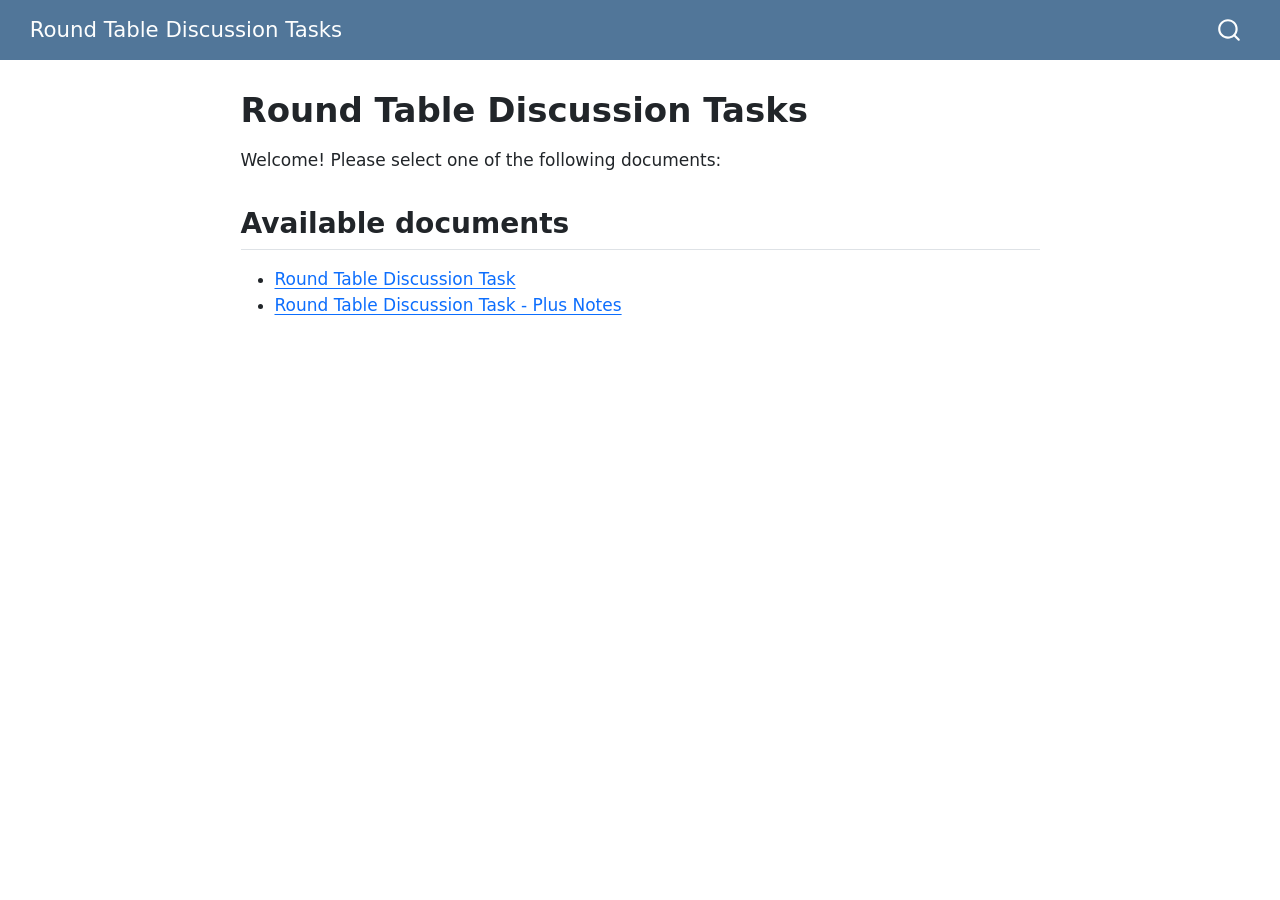
<file: _site/index.html>
<!DOCTYPE html>
<html xmlns="http://www.w3.org/1999/xhtml" lang="en" xml:lang="en"><head>

<meta charset="utf-8">
<meta name="generator" content="quarto-1.9.38">

<meta name="viewport" content="width=device-width, initial-scale=1.0, user-scalable=yes">


<title>Round Table Discussion Tasks</title>
<style>
/* Default styles provided by pandoc.
** See https://pandoc.org/MANUAL.html#variables-for-html for config info.
*/
code{white-space: pre-wrap;}
span.smallcaps{font-variant: small-caps;}
div.columns{display: flex; gap: min(4vw, 1.5em);}
div.column{flex: auto; overflow-x: auto;}
div.hanging-indent{margin-left: 1.5em; text-indent: -1.5em;}
ul.task-list{list-style: none;}
ul.task-list li input[type="checkbox"] {
  width: 0.8em;
  margin: 0 0.8em 0.2em -1em; /* quarto-specific, see https://github.com/quarto-dev/quarto-cli/issues/4556 */ 
  vertical-align: middle;
}
</style>


<script src="site_libs/quarto-nav/quarto-nav.js"></script>
<script src="site_libs/quarto-nav/headroom.min.js"></script>
<script src="site_libs/clipboard/clipboard.min.js"></script>
<script src="site_libs/quarto-search/autocomplete.umd.js"></script>
<script src="site_libs/quarto-search/fuse.min.js"></script>
<script src="site_libs/quarto-search/quarto-search.js"></script>
<meta name="quarto:offset" content="./">
<script src="site_libs/quarto-html/quarto.js" type="module"></script>
<script src="site_libs/quarto-html/tabsets/tabsets.js" type="module"></script>
<script src="site_libs/quarto-html/popper.min.js"></script>
<script src="site_libs/quarto-html/tippy.umd.min.js"></script>
<script src="site_libs/quarto-html/anchor.min.js"></script>
<link href="site_libs/quarto-html/tippy.css" rel="stylesheet">
<link href="site_libs/quarto-html/quarto-syntax-highlighting-15634bcf2e68342d4ad2dfa704d543f6.css" rel="stylesheet" id="quarto-text-highlighting-styles">
<script src="site_libs/bootstrap/bootstrap.min.js"></script>
<link href="site_libs/bootstrap/bootstrap-icons.css" rel="stylesheet">
<link href="site_libs/bootstrap/bootstrap-ece42c8223ec2bf36298a08f122c9a68.min.css" rel="stylesheet" append-hash="true" id="quarto-bootstrap" data-mode="light">
<script id="quarto-search-options" type="application/json">{
  "location": "navbar",
  "copy-button": false,
  "collapse-after": 3,
  "panel-placement": "end",
  "type": "overlay",
  "limit": 50,
  "keyboard-shortcut": [
    "f",
    "/",
    "s"
  ],
  "show-item-context": false,
  "language": {
    "search-no-results-text": "No results",
    "search-matching-documents-text": "matching documents",
    "search-copy-link-title": "Copy link to search",
    "search-hide-matches-text": "Hide additional matches",
    "search-more-match-text": "more match in this document",
    "search-more-matches-text": "more matches in this document",
    "search-clear-button-title": "Clear",
    "search-text-placeholder": "",
    "search-detached-cancel-button-title": "Cancel",
    "search-submit-button-title": "Submit",
    "search-label": "Search"
  }
}</script>


</head>

<body class="nav-fixed fullcontent quarto-light">

<div id="quarto-search-results"></div>
  <header id="quarto-header" class="headroom fixed-top">
    <nav class="navbar navbar-expand-lg " data-bs-theme="dark">
      <div class="navbar-container container-fluid">
      <div class="navbar-brand-container mx-auto">
    <a class="navbar-brand" href="./index.html">
    <span class="navbar-title">Round Table Discussion Tasks</span>
    </a>
  </div>
        <div class="quarto-navbar-tools tools-end">
</div>
          <div id="quarto-search" class="" title="Search"></div>
      </div> <!-- /container-fluid -->
    </nav>
</header>
<!-- content -->
<div id="quarto-content" class="quarto-container page-columns page-rows-contents page-layout-article page-navbar">
<!-- sidebar -->
<!-- margin-sidebar -->
    
<!-- main -->
<main class="content" id="quarto-document-content">

<header id="title-block-header" class="quarto-title-block default">
<div class="quarto-title">
<h1 class="title">Round Table Discussion Tasks</h1>
</div>



<div class="quarto-title-meta">

    
  
    
  </div>
  


</header>


<p>Welcome! Please select one of the following documents:</p>
<section id="available-documents" class="level2">
<h2 class="anchored" data-anchor-id="available-documents">Available documents</h2>
<ul>
<li><a href="round_table_discussion_task.html">Round Table Discussion Task</a></li>
<li><a href="round_table_discussion_task_plus_notes.html">Round Table Discussion Task - Plus Notes</a></li>
</ul>


</section>

</main> <!-- /main -->
<script id="quarto-html-after-body" type="application/javascript">
  window.document.addEventListener("DOMContentLoaded", function (event) {
    const icon = "";
    const anchorJS = new window.AnchorJS();
    anchorJS.options = {
      placement: 'right',
      icon: icon
    };
    anchorJS.add('.anchored');
    const isCodeAnnotation = (el) => {
      for (const clz of el.classList) {
        if (clz.startsWith('code-annotation-')) {                     
          return true;
        }
      }
      return false;
    }
    const onCopySuccess = function(e) {
      // button target
      const button = e.trigger;
      // don't keep focus
      button.blur();
      // flash "checked"
      button.classList.add('code-copy-button-checked');
      var currentTitle = button.getAttribute("title");
      button.setAttribute("title", "Copied!");
      let tooltip;
      if (window.bootstrap) {
        button.setAttribute("data-bs-toggle", "tooltip");
        button.setAttribute("data-bs-placement", "left");
        button.setAttribute("data-bs-title", "Copied!");
        tooltip = new bootstrap.Tooltip(button, 
          { trigger: "manual", 
            customClass: "code-copy-button-tooltip",
            offset: [0, -8]});
        tooltip.show();    
      }
      setTimeout(function() {
        if (tooltip) {
          tooltip.hide();
          button.removeAttribute("data-bs-title");
          button.removeAttribute("data-bs-toggle");
          button.removeAttribute("data-bs-placement");
        }
        button.setAttribute("title", currentTitle);
        button.classList.remove('code-copy-button-checked');
      }, 1000);
      // clear code selection
      e.clearSelection();
    }
    const getTextToCopy = function(trigger) {
      const outerScaffold = trigger.parentElement.cloneNode(true);
      const codeEl = outerScaffold.querySelector('code');
      for (const childEl of codeEl.children) {
        if (isCodeAnnotation(childEl)) {
          childEl.remove();
        }
      }
      return codeEl.innerText;
    }
    const clipboard = new window.ClipboardJS('.code-copy-button:not([data-in-quarto-modal])', {
      text: getTextToCopy
    });
    clipboard.on('success', onCopySuccess);
    if (window.document.getElementById('quarto-embedded-source-code-modal')) {
      const clipboardModal = new window.ClipboardJS('.code-copy-button[data-in-quarto-modal]', {
        text: getTextToCopy,
        container: window.document.getElementById('quarto-embedded-source-code-modal')
      });
      clipboardModal.on('success', onCopySuccess);
    }
      var localhostRegex = new RegExp(/^(?:http|https):\/\/localhost\:?[0-9]*\//);
      var mailtoRegex = new RegExp(/^mailto:/);
        var filterRegex = new RegExp('/' + window.location.host + '/');
      var isInternal = (href) => {
          return filterRegex.test(href) || localhostRegex.test(href) || mailtoRegex.test(href);
      }
      // Inspect non-navigation links and adorn them if external
     var links = window.document.querySelectorAll('a[href]:not(.nav-link):not(.navbar-brand):not(.toc-action):not(.sidebar-link):not(.sidebar-item-toggle):not(.pagination-link):not(.no-external):not([aria-hidden]):not(.dropdown-item):not(.quarto-navigation-tool):not(.about-link)');
      for (var i=0; i<links.length; i++) {
        const link = links[i];
        if (!isInternal(link.href)) {
          // undo the damage that might have been done by quarto-nav.js in the case of
          // links that we want to consider external
          if (link.dataset.originalHref !== undefined) {
            link.href = link.dataset.originalHref;
          }
        }
      }
    function tippyHover(el, contentFn, onTriggerFn, onUntriggerFn) {
      const config = {
        allowHTML: true,
        maxWidth: 500,
        delay: 100,
        arrow: false,
        appendTo: function(el) {
            return el.parentElement;
        },
        interactive: true,
        interactiveBorder: 10,
        theme: 'quarto',
        placement: 'bottom-start',
      };
      if (contentFn) {
        config.content = contentFn;
      }
      if (onTriggerFn) {
        config.onTrigger = onTriggerFn;
      }
      if (onUntriggerFn) {
        config.onUntrigger = onUntriggerFn;
      }
      window.tippy(el, config); 
    }
    const noterefs = window.document.querySelectorAll('a[role="doc-noteref"]');
    for (var i=0; i<noterefs.length; i++) {
      const ref = noterefs[i];
      tippyHover(ref, function() {
        // use id or data attribute instead here
        let href = ref.getAttribute('data-footnote-href') || ref.getAttribute('href');
        try { href = new URL(href).hash; } catch {}
        const id = href.replace(/^#\/?/, "");
        const note = window.document.getElementById(id);
        if (note) {
          return note.innerHTML;
        } else {
          return "";
        }
      });
    }
    const xrefs = window.document.querySelectorAll('a.quarto-xref');
    const processXRef = (id, note) => {
      // Strip column container classes
      const stripColumnClz = (el) => {
        el.classList.remove("page-full", "page-columns");
        if (el.children) {
          for (const child of el.children) {
            stripColumnClz(child);
          }
        }
      }
      stripColumnClz(note)
      if (id === null || id.startsWith('sec-')) {
        // Special case sections, only their first couple elements
        const container = document.createElement("div");
        if (note.children && note.children.length > 2) {
          container.appendChild(note.children[0].cloneNode(true));
          for (let i = 1; i < note.children.length; i++) {
            const child = note.children[i];
            if (child.tagName === "P" && child.innerText === "") {
              continue;
            } else {
              container.appendChild(child.cloneNode(true));
              break;
            }
          }
          if (window.Quarto?.typesetMath) {
            window.Quarto.typesetMath(container);
          }
          return container.innerHTML
        } else {
          if (window.Quarto?.typesetMath) {
            window.Quarto.typesetMath(note);
          }
          return note.innerHTML;
        }
      } else {
        // Remove any anchor links if they are present
        const anchorLink = note.querySelector('a.anchorjs-link');
        if (anchorLink) {
          anchorLink.remove();
        }
        if (window.Quarto?.typesetMath) {
          window.Quarto.typesetMath(note);
        }
        if (note.classList.contains("callout")) {
          return note.outerHTML;
        } else {
          return note.innerHTML;
        }
      }
    }
    for (var i=0; i<xrefs.length; i++) {
      const xref = xrefs[i];
      tippyHover(xref, undefined, function(instance) {
        instance.disable();
        let url = xref.getAttribute('href');
        let hash = undefined; 
        if (url.startsWith('#')) {
          hash = url;
        } else {
          try { hash = new URL(url).hash; } catch {}
        }
        if (hash) {
          const id = hash.replace(/^#\/?/, "");
          const note = window.document.getElementById(id);
          if (note !== null) {
            try {
              const html = processXRef(id, note.cloneNode(true));
              instance.setContent(html);
            } finally {
              instance.enable();
              instance.show();
            }
          } else {
            // See if we can fetch this
            fetch(url.split('#')[0])
            .then(res => res.text())
            .then(html => {
              const parser = new DOMParser();
              const htmlDoc = parser.parseFromString(html, "text/html");
              const note = htmlDoc.getElementById(id);
              if (note !== null) {
                const html = processXRef(id, note);
                instance.setContent(html);
              } 
            }).finally(() => {
              instance.enable();
              instance.show();
            });
          }
        } else {
          // See if we can fetch a full url (with no hash to target)
          // This is a special case and we should probably do some content thinning / targeting
          fetch(url)
          .then(res => res.text())
          .then(html => {
            const parser = new DOMParser();
            const htmlDoc = parser.parseFromString(html, "text/html");
            const note = htmlDoc.querySelector('main.content');
            if (note !== null) {
              // This should only happen for chapter cross references
              // (since there is no id in the URL)
              // remove the first header
              if (note.children.length > 0 && note.children[0].tagName === "HEADER") {
                note.children[0].remove();
              }
              const html = processXRef(null, note);
              instance.setContent(html);
            } 
          }).finally(() => {
            instance.enable();
            instance.show();
          });
        }
      }, function(instance) {
      });
    }
        let selectedAnnoteEl;
        const selectorForAnnotation = ( cell, annotation) => {
          let cellAttr = 'data-code-cell="' + cell + '"';
          let lineAttr = 'data-code-annotation="' +  annotation + '"';
          const selector = 'span[' + cellAttr + '][' + lineAttr + ']';
          return selector;
        }
        const selectCodeLines = (annoteEl) => {
          const doc = window.document;
          const targetCell = annoteEl.getAttribute("data-target-cell");
          const targetAnnotation = annoteEl.getAttribute("data-target-annotation");
          const annoteSpan = window.document.querySelector(selectorForAnnotation(targetCell, targetAnnotation));
          const lines = annoteSpan.getAttribute("data-code-lines").split(",");
          const lineIds = lines.map((line) => {
            return targetCell + "-" + line;
          })
          let top = null;
          let height = null;
          let parent = null;
          if (lineIds.length > 0) {
              //compute the position of the single el (top and bottom and make a div)
              const el = window.document.getElementById(lineIds[0]);
              top = el.offsetTop;
              height = el.offsetHeight;
              parent = el.parentElement.parentElement;
            if (lineIds.length > 1) {
              const lastEl = window.document.getElementById(lineIds[lineIds.length - 1]);
              const bottom = lastEl.offsetTop + lastEl.offsetHeight;
              height = bottom - top;
            }
            if (top !== null && height !== null && parent !== null) {
              // cook up a div (if necessary) and position it 
              let div = window.document.getElementById("code-annotation-line-highlight");
              if (div === null) {
                div = window.document.createElement("div");
                div.setAttribute("id", "code-annotation-line-highlight");
                div.style.position = 'absolute';
                parent.appendChild(div);
              }
              div.style.top = top - 2 + "px";
              div.style.height = height + 4 + "px";
              div.style.left = 0;
              let gutterDiv = window.document.getElementById("code-annotation-line-highlight-gutter");
              if (gutterDiv === null) {
                gutterDiv = window.document.createElement("div");
                gutterDiv.setAttribute("id", "code-annotation-line-highlight-gutter");
                gutterDiv.style.position = 'absolute';
                const codeCell = window.document.getElementById(targetCell);
                const gutter = codeCell.querySelector('.code-annotation-gutter');
                gutter.appendChild(gutterDiv);
              }
              gutterDiv.style.top = top - 2 + "px";
              gutterDiv.style.height = height + 4 + "px";
            }
            selectedAnnoteEl = annoteEl;
          }
        };
        const unselectCodeLines = () => {
          const elementsIds = ["code-annotation-line-highlight", "code-annotation-line-highlight-gutter"];
          elementsIds.forEach((elId) => {
            const div = window.document.getElementById(elId);
            if (div) {
              div.remove();
            }
          });
          selectedAnnoteEl = undefined;
        };
          // Handle positioning of the toggle
      window.addEventListener(
        "resize",
        throttle(() => {
          elRect = undefined;
          if (selectedAnnoteEl) {
            selectCodeLines(selectedAnnoteEl);
          }
        }, 10)
      );
      function throttle(fn, ms) {
      let throttle = false;
      let timer;
        return (...args) => {
          if(!throttle) { // first call gets through
              fn.apply(this, args);
              throttle = true;
          } else { // all the others get throttled
              if(timer) clearTimeout(timer); // cancel #2
              timer = setTimeout(() => {
                fn.apply(this, args);
                timer = throttle = false;
              }, ms);
          }
        };
      }
        // Attach click handler to the DT
        const annoteDls = window.document.querySelectorAll('dt[data-target-cell]');
        for (const annoteDlNode of annoteDls) {
          annoteDlNode.addEventListener('click', (event) => {
            const clickedEl = event.target;
            if (clickedEl !== selectedAnnoteEl) {
              unselectCodeLines();
              const activeEl = window.document.querySelector('dt[data-target-cell].code-annotation-active');
              if (activeEl) {
                activeEl.classList.remove('code-annotation-active');
              }
              selectCodeLines(clickedEl);
              clickedEl.classList.add('code-annotation-active');
            } else {
              // Unselect the line
              unselectCodeLines();
              clickedEl.classList.remove('code-annotation-active');
            }
          });
        }
    const findCites = (el) => {
      const parentEl = el.parentElement;
      if (parentEl) {
        const cites = parentEl.dataset.cites;
        if (cites) {
          return {
            el,
            cites: cites.split(' ')
          };
        } else {
          return findCites(el.parentElement)
        }
      } else {
        return undefined;
      }
    };
    var bibliorefs = window.document.querySelectorAll('a[role="doc-biblioref"]');
    for (var i=0; i<bibliorefs.length; i++) {
      const ref = bibliorefs[i];
      const citeInfo = findCites(ref);
      if (citeInfo) {
        tippyHover(citeInfo.el, function() {
          var popup = window.document.createElement('div');
          citeInfo.cites.forEach(function(cite) {
            var citeDiv = window.document.createElement('div');
            citeDiv.classList.add('hanging-indent');
            citeDiv.classList.add('csl-entry');
            var biblioDiv = window.document.getElementById('ref-' + cite);
            if (biblioDiv) {
              citeDiv.innerHTML = biblioDiv.innerHTML;
            }
            popup.appendChild(citeDiv);
          });
          return popup.innerHTML;
        });
      }
    }
  });
  </script>
</div> <!-- /content -->




</body></html>
</file>
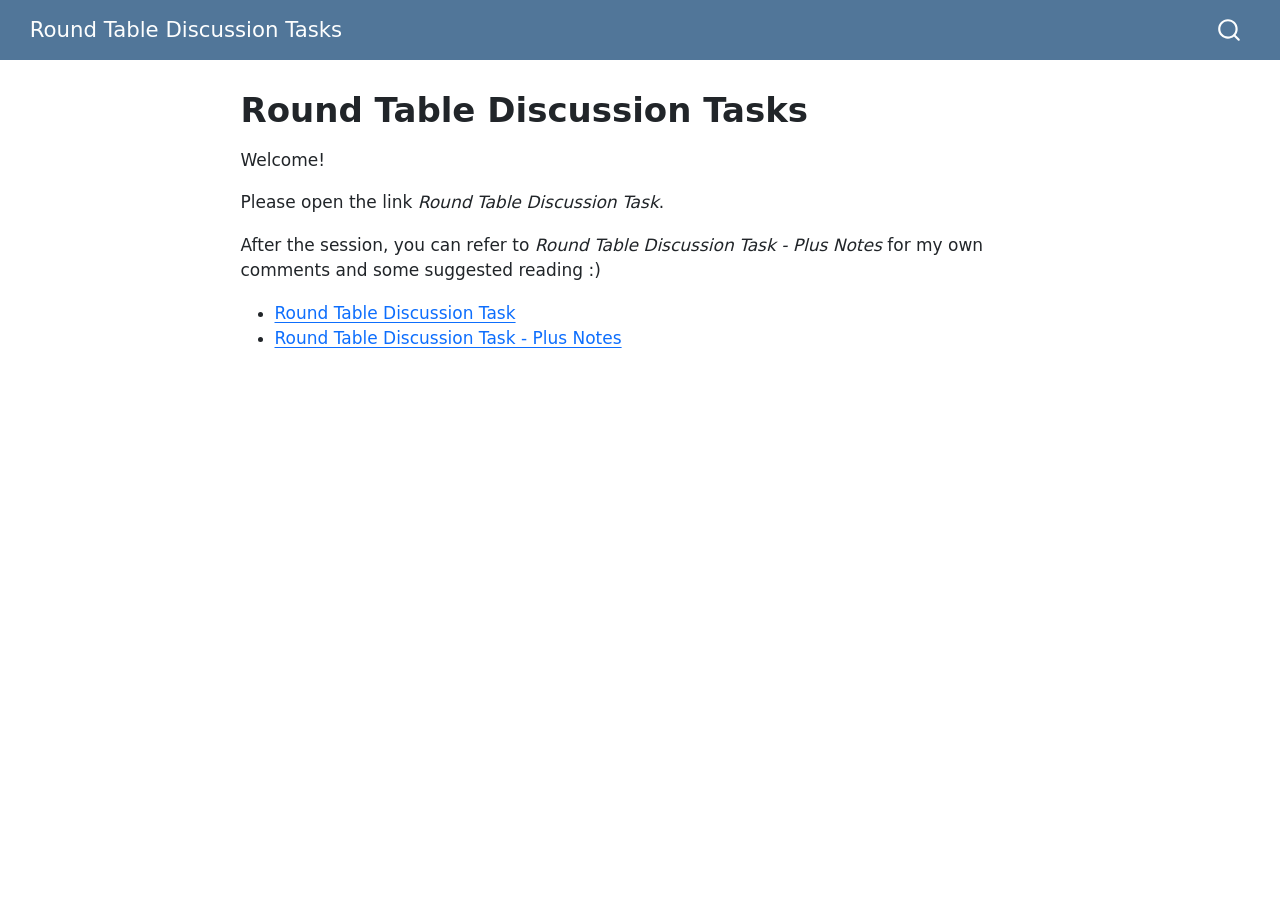
<file: docs/index.html>
<!DOCTYPE html>
<html xmlns="http://www.w3.org/1999/xhtml" lang="en" xml:lang="en"><head>

<meta charset="utf-8">
<meta name="generator" content="quarto-1.9.38">

<meta name="viewport" content="width=device-width, initial-scale=1.0, user-scalable=yes">


<title>Round Table Discussion Tasks</title>
<style>
/* Default styles provided by pandoc.
** See https://pandoc.org/MANUAL.html#variables-for-html for config info.
*/
code{white-space: pre-wrap;}
span.smallcaps{font-variant: small-caps;}
div.columns{display: flex; gap: min(4vw, 1.5em);}
div.column{flex: auto; overflow-x: auto;}
div.hanging-indent{margin-left: 1.5em; text-indent: -1.5em;}
ul.task-list{list-style: none;}
ul.task-list li input[type="checkbox"] {
  width: 0.8em;
  margin: 0 0.8em 0.2em -1em; /* quarto-specific, see https://github.com/quarto-dev/quarto-cli/issues/4556 */ 
  vertical-align: middle;
}
</style>


<script src="site_libs/quarto-nav/quarto-nav.js"></script>
<script src="site_libs/quarto-nav/headroom.min.js"></script>
<script src="site_libs/clipboard/clipboard.min.js"></script>
<script src="site_libs/quarto-search/autocomplete.umd.js"></script>
<script src="site_libs/quarto-search/fuse.min.js"></script>
<script src="site_libs/quarto-search/quarto-search.js"></script>
<meta name="quarto:offset" content="./">
<script src="site_libs/quarto-html/quarto.js" type="module"></script>
<script src="site_libs/quarto-html/tabsets/tabsets.js" type="module"></script>
<script src="site_libs/quarto-html/popper.min.js"></script>
<script src="site_libs/quarto-html/tippy.umd.min.js"></script>
<script src="site_libs/quarto-html/anchor.min.js"></script>
<link href="site_libs/quarto-html/tippy.css" rel="stylesheet">
<link href="site_libs/quarto-html/quarto-syntax-highlighting-15634bcf2e68342d4ad2dfa704d543f6.css" rel="stylesheet" id="quarto-text-highlighting-styles">
<script src="site_libs/bootstrap/bootstrap.min.js"></script>
<link href="site_libs/bootstrap/bootstrap-icons.css" rel="stylesheet">
<link href="site_libs/bootstrap/bootstrap-ece42c8223ec2bf36298a08f122c9a68.min.css" rel="stylesheet" append-hash="true" id="quarto-bootstrap" data-mode="light">
<script id="quarto-search-options" type="application/json">{
  "location": "navbar",
  "copy-button": false,
  "collapse-after": 3,
  "panel-placement": "end",
  "type": "overlay",
  "limit": 50,
  "keyboard-shortcut": [
    "f",
    "/",
    "s"
  ],
  "show-item-context": false,
  "language": {
    "search-no-results-text": "No results",
    "search-matching-documents-text": "matching documents",
    "search-copy-link-title": "Copy link to search",
    "search-hide-matches-text": "Hide additional matches",
    "search-more-match-text": "more match in this document",
    "search-more-matches-text": "more matches in this document",
    "search-clear-button-title": "Clear",
    "search-text-placeholder": "",
    "search-detached-cancel-button-title": "Cancel",
    "search-submit-button-title": "Submit",
    "search-label": "Search"
  }
}</script>


</head>

<body class="nav-fixed fullcontent quarto-light">

<div id="quarto-search-results"></div>
  <header id="quarto-header" class="headroom fixed-top">
    <nav class="navbar navbar-expand-lg " data-bs-theme="dark">
      <div class="navbar-container container-fluid">
      <div class="navbar-brand-container mx-auto">
    <a class="navbar-brand" href="./index.html">
    <span class="navbar-title">Round Table Discussion Tasks</span>
    </a>
  </div>
        <div class="quarto-navbar-tools tools-end">
</div>
          <div id="quarto-search" class="" title="Search"></div>
      </div> <!-- /container-fluid -->
    </nav>
</header>
<!-- content -->
<div id="quarto-content" class="quarto-container page-columns page-rows-contents page-layout-article page-navbar">
<!-- sidebar -->
<!-- margin-sidebar -->
    
<!-- main -->
<main class="content" id="quarto-document-content">

<header id="title-block-header" class="quarto-title-block default">
<div class="quarto-title">
<h1 class="title">Round Table Discussion Tasks</h1>
</div>



<div class="quarto-title-meta">

    
  
    
  </div>
  


</header>


<p>Welcome!</p>
<p>Please open the link <em>Round Table Discussion Task</em>.</p>
<p>After the session, you can refer to <em>Round Table Discussion Task - Plus Notes</em> for my own comments and some suggested reading :)</p>
<ul>
<li><a href="round_table_discussion_task.html">Round Table Discussion Task</a></li>
<li><a href="round_table_discussion_task_plus_notes.html">Round Table Discussion Task - Plus Notes</a></li>
</ul>



</main> <!-- /main -->
<script id="quarto-html-after-body" type="application/javascript">
  window.document.addEventListener("DOMContentLoaded", function (event) {
    const icon = "";
    const anchorJS = new window.AnchorJS();
    anchorJS.options = {
      placement: 'right',
      icon: icon
    };
    anchorJS.add('.anchored');
    const isCodeAnnotation = (el) => {
      for (const clz of el.classList) {
        if (clz.startsWith('code-annotation-')) {                     
          return true;
        }
      }
      return false;
    }
    const onCopySuccess = function(e) {
      // button target
      const button = e.trigger;
      // don't keep focus
      button.blur();
      // flash "checked"
      button.classList.add('code-copy-button-checked');
      var currentTitle = button.getAttribute("title");
      button.setAttribute("title", "Copied!");
      let tooltip;
      if (window.bootstrap) {
        button.setAttribute("data-bs-toggle", "tooltip");
        button.setAttribute("data-bs-placement", "left");
        button.setAttribute("data-bs-title", "Copied!");
        tooltip = new bootstrap.Tooltip(button, 
          { trigger: "manual", 
            customClass: "code-copy-button-tooltip",
            offset: [0, -8]});
        tooltip.show();    
      }
      setTimeout(function() {
        if (tooltip) {
          tooltip.hide();
          button.removeAttribute("data-bs-title");
          button.removeAttribute("data-bs-toggle");
          button.removeAttribute("data-bs-placement");
        }
        button.setAttribute("title", currentTitle);
        button.classList.remove('code-copy-button-checked');
      }, 1000);
      // clear code selection
      e.clearSelection();
    }
    const getTextToCopy = function(trigger) {
      const outerScaffold = trigger.parentElement.cloneNode(true);
      const codeEl = outerScaffold.querySelector('code');
      for (const childEl of codeEl.children) {
        if (isCodeAnnotation(childEl)) {
          childEl.remove();
        }
      }
      return codeEl.innerText;
    }
    const clipboard = new window.ClipboardJS('.code-copy-button:not([data-in-quarto-modal])', {
      text: getTextToCopy
    });
    clipboard.on('success', onCopySuccess);
    if (window.document.getElementById('quarto-embedded-source-code-modal')) {
      const clipboardModal = new window.ClipboardJS('.code-copy-button[data-in-quarto-modal]', {
        text: getTextToCopy,
        container: window.document.getElementById('quarto-embedded-source-code-modal')
      });
      clipboardModal.on('success', onCopySuccess);
    }
      var localhostRegex = new RegExp(/^(?:http|https):\/\/localhost\:?[0-9]*\//);
      var mailtoRegex = new RegExp(/^mailto:/);
        var filterRegex = new RegExp('/' + window.location.host + '/');
      var isInternal = (href) => {
          return filterRegex.test(href) || localhostRegex.test(href) || mailtoRegex.test(href);
      }
      // Inspect non-navigation links and adorn them if external
     var links = window.document.querySelectorAll('a[href]:not(.nav-link):not(.navbar-brand):not(.toc-action):not(.sidebar-link):not(.sidebar-item-toggle):not(.pagination-link):not(.no-external):not([aria-hidden]):not(.dropdown-item):not(.quarto-navigation-tool):not(.about-link)');
      for (var i=0; i<links.length; i++) {
        const link = links[i];
        if (!isInternal(link.href)) {
          // undo the damage that might have been done by quarto-nav.js in the case of
          // links that we want to consider external
          if (link.dataset.originalHref !== undefined) {
            link.href = link.dataset.originalHref;
          }
        }
      }
    function tippyHover(el, contentFn, onTriggerFn, onUntriggerFn) {
      const config = {
        allowHTML: true,
        maxWidth: 500,
        delay: 100,
        arrow: false,
        appendTo: function(el) {
            return el.parentElement;
        },
        interactive: true,
        interactiveBorder: 10,
        theme: 'quarto',
        placement: 'bottom-start',
      };
      if (contentFn) {
        config.content = contentFn;
      }
      if (onTriggerFn) {
        config.onTrigger = onTriggerFn;
      }
      if (onUntriggerFn) {
        config.onUntrigger = onUntriggerFn;
      }
      window.tippy(el, config); 
    }
    const noterefs = window.document.querySelectorAll('a[role="doc-noteref"]');
    for (var i=0; i<noterefs.length; i++) {
      const ref = noterefs[i];
      tippyHover(ref, function() {
        // use id or data attribute instead here
        let href = ref.getAttribute('data-footnote-href') || ref.getAttribute('href');
        try { href = new URL(href).hash; } catch {}
        const id = href.replace(/^#\/?/, "");
        const note = window.document.getElementById(id);
        if (note) {
          return note.innerHTML;
        } else {
          return "";
        }
      });
    }
    const xrefs = window.document.querySelectorAll('a.quarto-xref');
    const processXRef = (id, note) => {
      // Strip column container classes
      const stripColumnClz = (el) => {
        el.classList.remove("page-full", "page-columns");
        if (el.children) {
          for (const child of el.children) {
            stripColumnClz(child);
          }
        }
      }
      stripColumnClz(note)
      if (id === null || id.startsWith('sec-')) {
        // Special case sections, only their first couple elements
        const container = document.createElement("div");
        if (note.children && note.children.length > 2) {
          container.appendChild(note.children[0].cloneNode(true));
          for (let i = 1; i < note.children.length; i++) {
            const child = note.children[i];
            if (child.tagName === "P" && child.innerText === "") {
              continue;
            } else {
              container.appendChild(child.cloneNode(true));
              break;
            }
          }
          if (window.Quarto?.typesetMath) {
            window.Quarto.typesetMath(container);
          }
          return container.innerHTML
        } else {
          if (window.Quarto?.typesetMath) {
            window.Quarto.typesetMath(note);
          }
          return note.innerHTML;
        }
      } else {
        // Remove any anchor links if they are present
        const anchorLink = note.querySelector('a.anchorjs-link');
        if (anchorLink) {
          anchorLink.remove();
        }
        if (window.Quarto?.typesetMath) {
          window.Quarto.typesetMath(note);
        }
        if (note.classList.contains("callout")) {
          return note.outerHTML;
        } else {
          return note.innerHTML;
        }
      }
    }
    for (var i=0; i<xrefs.length; i++) {
      const xref = xrefs[i];
      tippyHover(xref, undefined, function(instance) {
        instance.disable();
        let url = xref.getAttribute('href');
        let hash = undefined; 
        if (url.startsWith('#')) {
          hash = url;
        } else {
          try { hash = new URL(url).hash; } catch {}
        }
        if (hash) {
          const id = hash.replace(/^#\/?/, "");
          const note = window.document.getElementById(id);
          if (note !== null) {
            try {
              const html = processXRef(id, note.cloneNode(true));
              instance.setContent(html);
            } finally {
              instance.enable();
              instance.show();
            }
          } else {
            // See if we can fetch this
            fetch(url.split('#')[0])
            .then(res => res.text())
            .then(html => {
              const parser = new DOMParser();
              const htmlDoc = parser.parseFromString(html, "text/html");
              const note = htmlDoc.getElementById(id);
              if (note !== null) {
                const html = processXRef(id, note);
                instance.setContent(html);
              } 
            }).finally(() => {
              instance.enable();
              instance.show();
            });
          }
        } else {
          // See if we can fetch a full url (with no hash to target)
          // This is a special case and we should probably do some content thinning / targeting
          fetch(url)
          .then(res => res.text())
          .then(html => {
            const parser = new DOMParser();
            const htmlDoc = parser.parseFromString(html, "text/html");
            const note = htmlDoc.querySelector('main.content');
            if (note !== null) {
              // This should only happen for chapter cross references
              // (since there is no id in the URL)
              // remove the first header
              if (note.children.length > 0 && note.children[0].tagName === "HEADER") {
                note.children[0].remove();
              }
              const html = processXRef(null, note);
              instance.setContent(html);
            } 
          }).finally(() => {
            instance.enable();
            instance.show();
          });
        }
      }, function(instance) {
      });
    }
        let selectedAnnoteEl;
        const selectorForAnnotation = ( cell, annotation) => {
          let cellAttr = 'data-code-cell="' + cell + '"';
          let lineAttr = 'data-code-annotation="' +  annotation + '"';
          const selector = 'span[' + cellAttr + '][' + lineAttr + ']';
          return selector;
        }
        const selectCodeLines = (annoteEl) => {
          const doc = window.document;
          const targetCell = annoteEl.getAttribute("data-target-cell");
          const targetAnnotation = annoteEl.getAttribute("data-target-annotation");
          const annoteSpan = window.document.querySelector(selectorForAnnotation(targetCell, targetAnnotation));
          const lines = annoteSpan.getAttribute("data-code-lines").split(",");
          const lineIds = lines.map((line) => {
            return targetCell + "-" + line;
          })
          let top = null;
          let height = null;
          let parent = null;
          if (lineIds.length > 0) {
              //compute the position of the single el (top and bottom and make a div)
              const el = window.document.getElementById(lineIds[0]);
              top = el.offsetTop;
              height = el.offsetHeight;
              parent = el.parentElement.parentElement;
            if (lineIds.length > 1) {
              const lastEl = window.document.getElementById(lineIds[lineIds.length - 1]);
              const bottom = lastEl.offsetTop + lastEl.offsetHeight;
              height = bottom - top;
            }
            if (top !== null && height !== null && parent !== null) {
              // cook up a div (if necessary) and position it 
              let div = window.document.getElementById("code-annotation-line-highlight");
              if (div === null) {
                div = window.document.createElement("div");
                div.setAttribute("id", "code-annotation-line-highlight");
                div.style.position = 'absolute';
                parent.appendChild(div);
              }
              div.style.top = top - 2 + "px";
              div.style.height = height + 4 + "px";
              div.style.left = 0;
              let gutterDiv = window.document.getElementById("code-annotation-line-highlight-gutter");
              if (gutterDiv === null) {
                gutterDiv = window.document.createElement("div");
                gutterDiv.setAttribute("id", "code-annotation-line-highlight-gutter");
                gutterDiv.style.position = 'absolute';
                const codeCell = window.document.getElementById(targetCell);
                const gutter = codeCell.querySelector('.code-annotation-gutter');
                gutter.appendChild(gutterDiv);
              }
              gutterDiv.style.top = top - 2 + "px";
              gutterDiv.style.height = height + 4 + "px";
            }
            selectedAnnoteEl = annoteEl;
          }
        };
        const unselectCodeLines = () => {
          const elementsIds = ["code-annotation-line-highlight", "code-annotation-line-highlight-gutter"];
          elementsIds.forEach((elId) => {
            const div = window.document.getElementById(elId);
            if (div) {
              div.remove();
            }
          });
          selectedAnnoteEl = undefined;
        };
          // Handle positioning of the toggle
      window.addEventListener(
        "resize",
        throttle(() => {
          elRect = undefined;
          if (selectedAnnoteEl) {
            selectCodeLines(selectedAnnoteEl);
          }
        }, 10)
      );
      function throttle(fn, ms) {
      let throttle = false;
      let timer;
        return (...args) => {
          if(!throttle) { // first call gets through
              fn.apply(this, args);
              throttle = true;
          } else { // all the others get throttled
              if(timer) clearTimeout(timer); // cancel #2
              timer = setTimeout(() => {
                fn.apply(this, args);
                timer = throttle = false;
              }, ms);
          }
        };
      }
        // Attach click handler to the DT
        const annoteDls = window.document.querySelectorAll('dt[data-target-cell]');
        for (const annoteDlNode of annoteDls) {
          annoteDlNode.addEventListener('click', (event) => {
            const clickedEl = event.target;
            if (clickedEl !== selectedAnnoteEl) {
              unselectCodeLines();
              const activeEl = window.document.querySelector('dt[data-target-cell].code-annotation-active');
              if (activeEl) {
                activeEl.classList.remove('code-annotation-active');
              }
              selectCodeLines(clickedEl);
              clickedEl.classList.add('code-annotation-active');
            } else {
              // Unselect the line
              unselectCodeLines();
              clickedEl.classList.remove('code-annotation-active');
            }
          });
        }
    const findCites = (el) => {
      const parentEl = el.parentElement;
      if (parentEl) {
        const cites = parentEl.dataset.cites;
        if (cites) {
          return {
            el,
            cites: cites.split(' ')
          };
        } else {
          return findCites(el.parentElement)
        }
      } else {
        return undefined;
      }
    };
    var bibliorefs = window.document.querySelectorAll('a[role="doc-biblioref"]');
    for (var i=0; i<bibliorefs.length; i++) {
      const ref = bibliorefs[i];
      const citeInfo = findCites(ref);
      if (citeInfo) {
        tippyHover(citeInfo.el, function() {
          var popup = window.document.createElement('div');
          citeInfo.cites.forEach(function(cite) {
            var citeDiv = window.document.createElement('div');
            citeDiv.classList.add('hanging-indent');
            citeDiv.classList.add('csl-entry');
            var biblioDiv = window.document.getElementById('ref-' + cite);
            if (biblioDiv) {
              citeDiv.innerHTML = biblioDiv.innerHTML;
            }
            popup.appendChild(citeDiv);
          });
          return popup.innerHTML;
        });
      }
    }
  });
  </script>
</div> <!-- /content -->




</body></html>
</file>
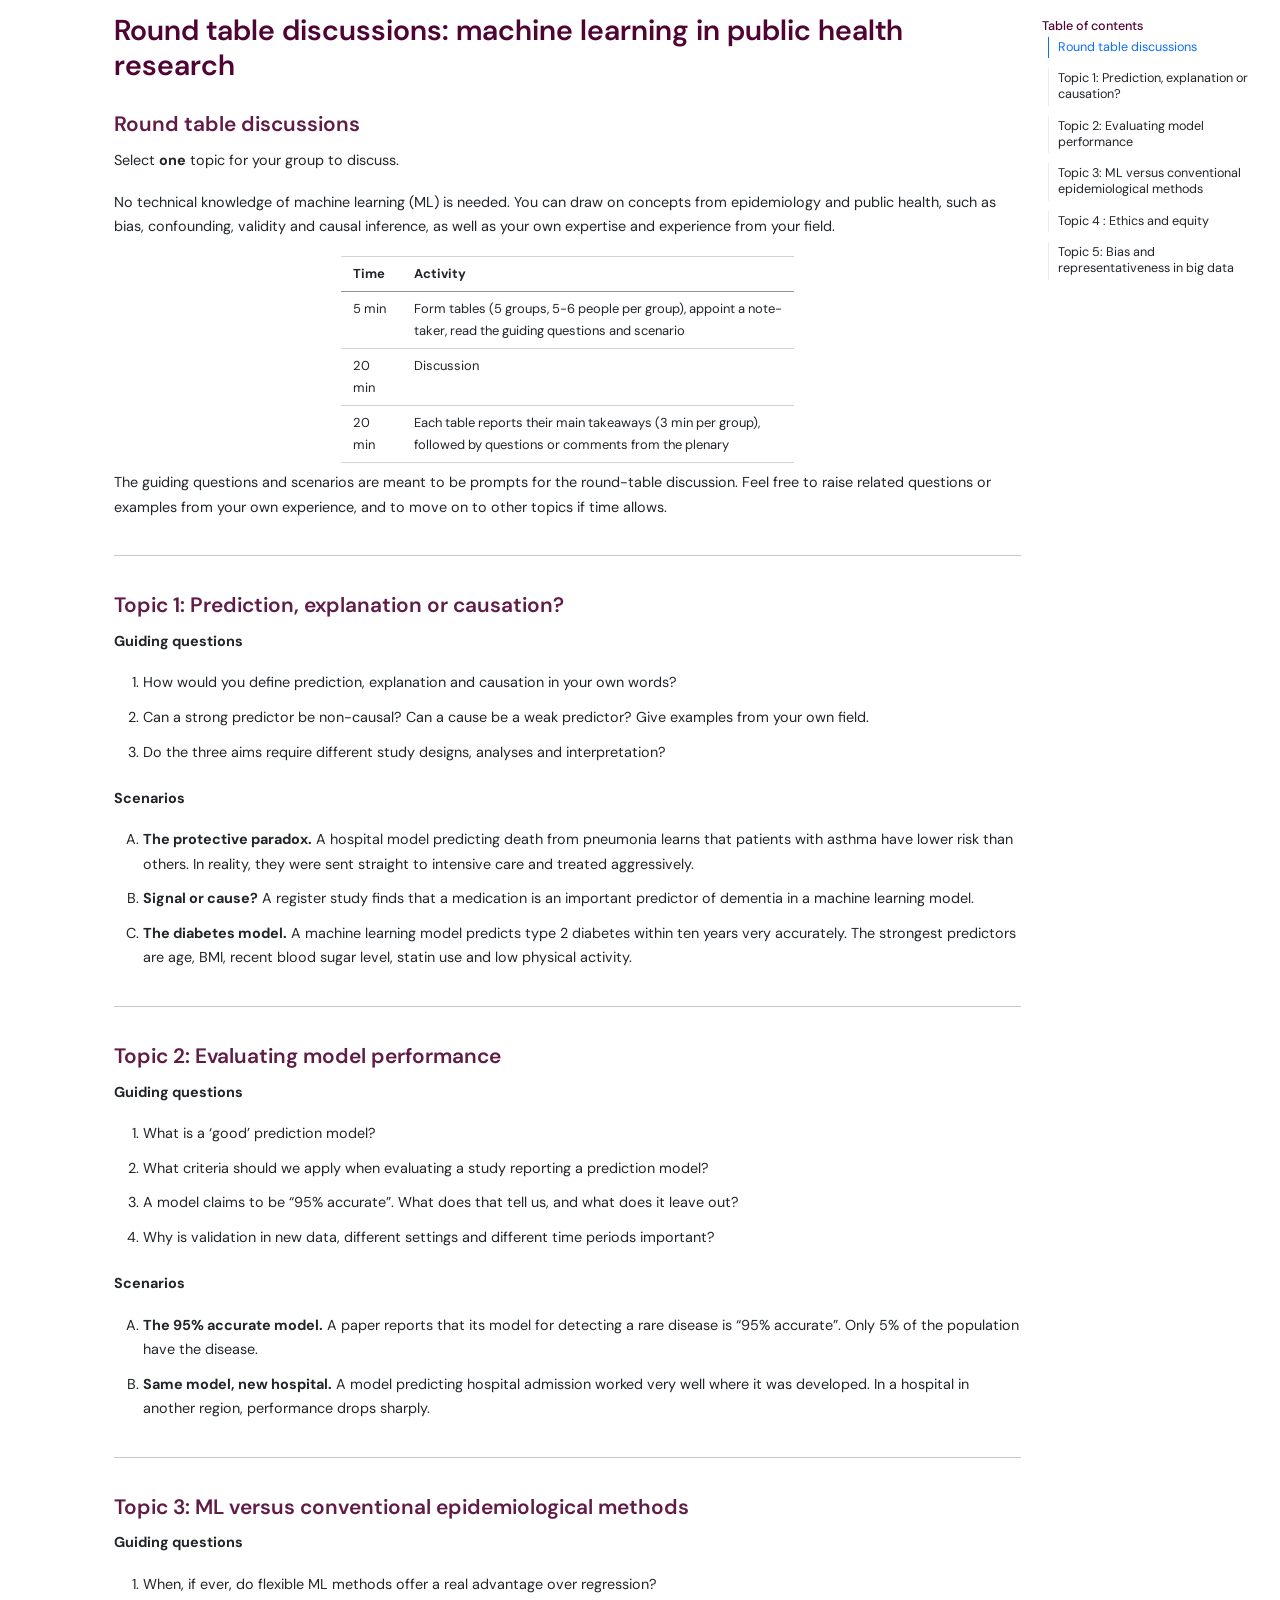
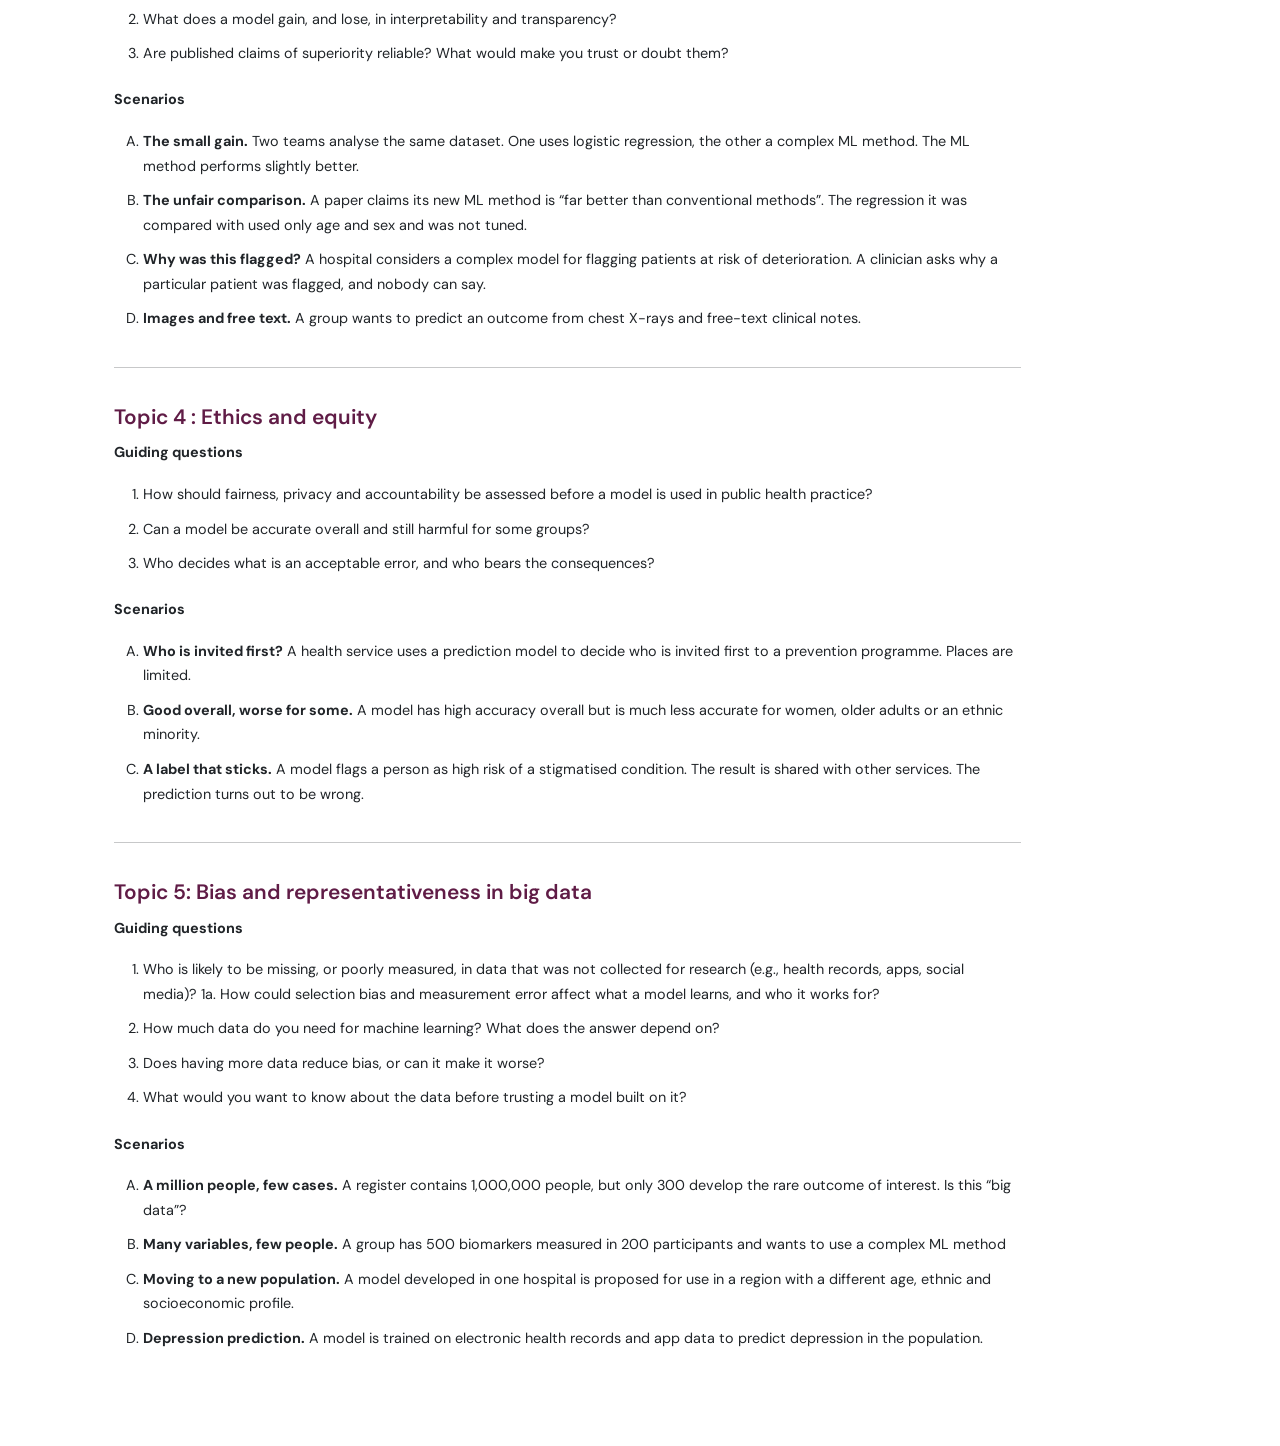
<file: round_table_discussion_task.html>
<!DOCTYPE html>
<html xmlns="http://www.w3.org/1999/xhtml" lang="en" xml:lang="en"><head>

<meta charset="utf-8">
<meta name="generator" content="quarto-1.9.38">

<meta name="viewport" content="width=device-width, initial-scale=1.0, user-scalable=yes">


<title>Round table discussions: machine learning in public health research</title>
<style>
/* Default styles provided by pandoc.
** See https://pandoc.org/MANUAL.html#variables-for-html for config info.
*/
code{white-space: pre-wrap;}
span.smallcaps{font-variant: small-caps;}
div.columns{display: flex; gap: min(4vw, 1.5em);}
div.column{flex: auto; overflow-x: auto;}
div.hanging-indent{margin-left: 1.5em; text-indent: -1.5em;}
ul.task-list{list-style: none;}
ul.task-list li input[type="checkbox"] {
  width: 0.8em;
  margin: 0 0.8em 0.2em -1em; /* quarto-specific, see https://github.com/quarto-dev/quarto-cli/issues/4556 */ 
  vertical-align: middle;
}
</style>


<script src="round_table_discussion_task_files/libs/clipboard/clipboard.min.js"></script>
<script src="round_table_discussion_task_files/libs/quarto-html/quarto.js" type="module"></script>
<script src="round_table_discussion_task_files/libs/quarto-html/tabsets/tabsets.js" type="module"></script>
<script src="round_table_discussion_task_files/libs/quarto-html/popper.min.js"></script>
<script src="round_table_discussion_task_files/libs/quarto-html/tippy.umd.min.js"></script>
<script src="round_table_discussion_task_files/libs/quarto-html/anchor.min.js"></script>
<link href="round_table_discussion_task_files/libs/quarto-html/tippy.css" rel="stylesheet">
<link href="round_table_discussion_task_files/libs/quarto-html/quarto-syntax-highlighting-15634bcf2e68342d4ad2dfa704d543f6.css" rel="stylesheet" id="quarto-text-highlighting-styles">
<script src="round_table_discussion_task_files/libs/bootstrap/bootstrap.min.js"></script>
<link href="round_table_discussion_task_files/libs/bootstrap/bootstrap-icons.css" rel="stylesheet">
<link href="round_table_discussion_task_files/libs/bootstrap/bootstrap-f533281c5e9f2e35060e3d6fa0ff2f95.min.css" rel="stylesheet" append-hash="true" id="quarto-bootstrap" data-mode="light">
<link href="https://fonts.googleapis.com/css2?family=DM+Sans:ital,wght@0,400;0,500;0,700;1,400&amp;display=swap" rel="stylesheet">
<style>
  body { line-height: 1.7; }
  h1, h2, h3, h4, h5, h6, .title { color: #4F0433 !important; }
  h1, h2 { margin-top: 2.5rem; margin-bottom: 1rem; }
  h3 { margin-top: 2rem; margin-bottom: 0.8rem; }
  p { margin-bottom: 1.2rem; }
  li { margin-bottom: 0.7rem; }
  ul, ol { margin-bottom: 1.5rem; }
  hr { margin: 2.5rem 0; }
  .quarto-title-block .subtitle { margin-bottom: 1.5rem; }
  .small-table table { width: 50% !important; font-size: 0.9em; margin-left: auto !important; margin-right: auto !important; }
  .small-table col { width: auto !important; }
  .small-table td, .small-table th { padding: 6px 12px; }
</style>


</head>

<body class="quarto-light">

<div id="quarto-content" class="page-columns page-rows-contents page-layout-article">
<div id="quarto-margin-sidebar" class="sidebar margin-sidebar">
  <nav id="TOC" role="doc-toc" class="toc-active">
    <h2 id="toc-title">Table of contents</h2>
   
  <ul>
  <li><a href="#round-table-discussions" id="toc-round-table-discussions" class="nav-link active" data-scroll-target="#round-table-discussions">Round table discussions</a></li>
  <li><a href="#topic-1-prediction-explanation-or-causation" id="toc-topic-1-prediction-explanation-or-causation" class="nav-link" data-scroll-target="#topic-1-prediction-explanation-or-causation">Topic 1: Prediction, explanation or causation?</a></li>
  <li><a href="#topic-2-evaluating-model-performance" id="toc-topic-2-evaluating-model-performance" class="nav-link" data-scroll-target="#topic-2-evaluating-model-performance">Topic 2: Evaluating model performance</a></li>
  <li><a href="#topic-3-ml-versus-conventional-epidemiological-methods" id="toc-topic-3-ml-versus-conventional-epidemiological-methods" class="nav-link" data-scroll-target="#topic-3-ml-versus-conventional-epidemiological-methods">Topic 3: ML versus conventional epidemiological methods</a></li>
  <li><a href="#topic-4-ethics-and-equity" id="toc-topic-4-ethics-and-equity" class="nav-link" data-scroll-target="#topic-4-ethics-and-equity">Topic 4 : Ethics and equity</a></li>
  <li><a href="#topic-5-bias-and-representativeness-in-big-data" id="toc-topic-5-bias-and-representativeness-in-big-data" class="nav-link" data-scroll-target="#topic-5-bias-and-representativeness-in-big-data">Topic 5: Bias and representativeness in big data</a></li>
  </ul>
</nav>
</div>
<main class="content" id="quarto-document-content">

<header id="title-block-header" class="quarto-title-block default">
<div class="quarto-title">
<h1 class="title">Round table discussions: machine learning in public health research</h1>
</div>



<div class="quarto-title-meta">

    
  
    
  </div>
  


</header>


<section id="round-table-discussions" class="level3">
<h3 class="anchored" data-anchor-id="round-table-discussions">Round table discussions</h3>
<p>Select <strong>one</strong> topic for your group to discuss.</p>
<p>No technical knowledge of machine learning (ML) is needed. You can draw on concepts from epidemiology and public health, such as bias, confounding, validity and causal inference, as well as your own expertise and experience from your field.</p>
<div class="small-table">
<table class="caption-top table">
<colgroup>
<col style="width: 37%">
<col style="width: 62%">
</colgroup>
<thead>
<tr class="header">
<th>Time</th>
<th>Activity</th>
</tr>
</thead>
<tbody>
<tr class="odd">
<td>5 min</td>
<td>Form tables (5 groups, 5-6 people per group), appoint a note-taker, read the guiding questions and scenario</td>
</tr>
<tr class="even">
<td>20 min</td>
<td>Discussion</td>
</tr>
<tr class="odd">
<td>20 min</td>
<td>Each table reports their main takeaways (3 min per group), followed by questions or comments from the plenary</td>
</tr>
</tbody>
</table>
</div>
<p>The guiding questions and scenarios are meant to be prompts for the round-table discussion. Feel free to raise related questions or examples from your own experience, and to move on to other topics if time allows.</p>
<hr>
</section>
<section id="topic-1-prediction-explanation-or-causation" class="level3">
<h3 class="anchored" data-anchor-id="topic-1-prediction-explanation-or-causation">Topic 1: Prediction, explanation or causation?</h3>
<p><strong>Guiding questions</strong></p>
<ol type="1">
<li>How would you define prediction, explanation and causation in your own words?</li>
<li>Can a strong predictor be non-causal? Can a cause be a weak predictor? Give examples from your own field.</li>
<li>Do the three aims require different study designs, analyses and interpretation?</li>
</ol>
<p><strong>Scenarios</strong></p>
<ol type="A">
<li><strong>The protective paradox.</strong> A hospital model predicting death from pneumonia learns that patients with asthma have lower risk than others. In reality, they were sent straight to intensive care and treated aggressively.</li>
<li><strong>Signal or cause?</strong> A register study finds that a medication is an important predictor of dementia in a machine learning model.</li>
<li><strong>The diabetes model.</strong> A machine learning model predicts type 2 diabetes within ten years very accurately. The strongest predictors are age, BMI, recent blood sugar level, statin use and low physical activity.</li>
</ol>
<hr>
</section>
<section id="topic-2-evaluating-model-performance" class="level3">
<h3 class="anchored" data-anchor-id="topic-2-evaluating-model-performance">Topic 2: Evaluating model performance</h3>
<p><strong>Guiding questions</strong></p>
<ol type="1">
<li>What is a ‘good’ prediction model?</li>
<li>What criteria should we apply when evaluating a study reporting a prediction model?</li>
<li>A model claims to be “95% accurate”. What does that tell us, and what does it leave out?</li>
<li>Why is validation in new data, different settings and different time periods important?</li>
</ol>
<p><strong>Scenarios</strong></p>
<ol type="A">
<li><strong>The 95% accurate model.</strong> A paper reports that its model for detecting a rare disease is “95% accurate”. Only 5% of the population have the disease.</li>
<li><strong>Same model, new hospital.</strong> A model predicting hospital admission worked very well where it was developed. In a hospital in another region, performance drops sharply.</li>
</ol>
<hr>
</section>
<section id="topic-3-ml-versus-conventional-epidemiological-methods" class="level3">
<h3 class="anchored" data-anchor-id="topic-3-ml-versus-conventional-epidemiological-methods">Topic 3: ML versus conventional epidemiological methods</h3>
<p><strong>Guiding questions</strong></p>
<ol type="1">
<li>When, if ever, do flexible ML methods offer a real advantage over regression?</li>
<li>What does a model gain, and lose, in interpretability and transparency?</li>
<li>Are published claims of superiority reliable? What would make you trust or doubt them?</li>
</ol>
<p><strong>Scenarios</strong></p>
<ol type="A">
<li><strong>The small gain.</strong> Two teams analyse the same dataset. One uses logistic regression, the other a complex ML method. The ML method performs slightly better.</li>
<li><strong>The unfair comparison.</strong> A paper claims its new ML method is “far better than conventional methods”. The regression it was compared with used only age and sex and was not tuned.</li>
<li><strong>Why was this flagged?</strong> A hospital considers a complex model for flagging patients at risk of deterioration. A clinician asks why a particular patient was flagged, and nobody can say.</li>
<li><strong>Images and free text.</strong> A group wants to predict an outcome from chest X-rays and free-text clinical notes.</li>
</ol>
<hr>
</section>
<section id="topic-4-ethics-and-equity" class="level3">
<h3 class="anchored" data-anchor-id="topic-4-ethics-and-equity">Topic 4 : Ethics and equity</h3>
<p><strong>Guiding questions</strong></p>
<ol type="1">
<li>How should fairness, privacy and accountability be assessed before a model is used in public health practice?</li>
<li>Can a model be accurate overall and still harmful for some groups?</li>
<li>Who decides what is an acceptable error, and who bears the consequences?</li>
</ol>
<p><strong>Scenarios</strong></p>
<ol type="A">
<li><strong>Who is invited first?</strong> A health service uses a prediction model to decide who is invited first to a prevention programme. Places are limited.</li>
<li><strong>Good overall, worse for some.</strong> A model has high accuracy overall but is much less accurate for women, older adults or an ethnic minority.</li>
<li><strong>A label that sticks.</strong> A model flags a person as high risk of a stigmatised condition. The result is shared with other services. The prediction turns out to be wrong.</li>
</ol>
<hr>
</section>
<section id="topic-5-bias-and-representativeness-in-big-data" class="level3">
<h3 class="anchored" data-anchor-id="topic-5-bias-and-representativeness-in-big-data">Topic 5: Bias and representativeness in big data</h3>
<p><strong>Guiding questions</strong></p>
<ol type="1">
<li>Who is likely to be missing, or poorly measured, in data that was not collected for research (e.g., health records, apps, social media)? 1a. How could selection bias and measurement error affect what a model learns, and who it works for?</li>
<li>How much data do you need for machine learning? What does the answer depend on?</li>
<li>Does having more data reduce bias, or can it make it worse?</li>
<li>What would you want to know about the data before trusting a model built on it?</li>
</ol>
<p><strong>Scenarios</strong></p>
<ol type="A">
<li><strong>A million people, few cases.</strong> A register contains 1,000,000 people, but only 300 develop the rare outcome of interest. Is this “big data”?</li>
<li><strong>Many variables, few people.</strong> A group has 500 biomarkers measured in 200 participants and wants to use a complex ML method</li>
<li><strong>Moving to a new population.</strong> A model developed in one hospital is proposed for use in a region with a different age, ethnic and socioeconomic profile.</li>
<li><strong>Depression prediction.</strong> A model is trained on electronic health records and app data to predict depression in the population.</li>
</ol>
</section>

</main>
<!-- /main column -->
<script id="quarto-html-after-body" type="application/javascript">
  window.document.addEventListener("DOMContentLoaded", function (event) {
    const icon = "";
    const anchorJS = new window.AnchorJS();
    anchorJS.options = {
      placement: 'right',
      icon: icon
    };
    anchorJS.add('.anchored');
    const isCodeAnnotation = (el) => {
      for (const clz of el.classList) {
        if (clz.startsWith('code-annotation-')) {                     
          return true;
        }
      }
      return false;
    }
    const onCopySuccess = function(e) {
      // button target
      const button = e.trigger;
      // don't keep focus
      button.blur();
      // flash "checked"
      button.classList.add('code-copy-button-checked');
      var currentTitle = button.getAttribute("title");
      button.setAttribute("title", "Copied!");
      let tooltip;
      if (window.bootstrap) {
        button.setAttribute("data-bs-toggle", "tooltip");
        button.setAttribute("data-bs-placement", "left");
        button.setAttribute("data-bs-title", "Copied!");
        tooltip = new bootstrap.Tooltip(button, 
          { trigger: "manual", 
            customClass: "code-copy-button-tooltip",
            offset: [0, -8]});
        tooltip.show();    
      }
      setTimeout(function() {
        if (tooltip) {
          tooltip.hide();
          button.removeAttribute("data-bs-title");
          button.removeAttribute("data-bs-toggle");
          button.removeAttribute("data-bs-placement");
        }
        button.setAttribute("title", currentTitle);
        button.classList.remove('code-copy-button-checked');
      }, 1000);
      // clear code selection
      e.clearSelection();
    }
    const getTextToCopy = function(trigger) {
      const outerScaffold = trigger.parentElement.cloneNode(true);
      const codeEl = outerScaffold.querySelector('code');
      for (const childEl of codeEl.children) {
        if (isCodeAnnotation(childEl)) {
          childEl.remove();
        }
      }
      return codeEl.innerText;
    }
    const clipboard = new window.ClipboardJS('.code-copy-button:not([data-in-quarto-modal])', {
      text: getTextToCopy
    });
    clipboard.on('success', onCopySuccess);
    if (window.document.getElementById('quarto-embedded-source-code-modal')) {
      const clipboardModal = new window.ClipboardJS('.code-copy-button[data-in-quarto-modal]', {
        text: getTextToCopy,
        container: window.document.getElementById('quarto-embedded-source-code-modal')
      });
      clipboardModal.on('success', onCopySuccess);
    }
      var localhostRegex = new RegExp(/^(?:http|https):\/\/localhost\:?[0-9]*\//);
      var mailtoRegex = new RegExp(/^mailto:/);
        var filterRegex = new RegExp('/' + window.location.host + '/');
      var isInternal = (href) => {
          return filterRegex.test(href) || localhostRegex.test(href) || mailtoRegex.test(href);
      }
      // Inspect non-navigation links and adorn them if external
     var links = window.document.querySelectorAll('a[href]:not(.nav-link):not(.navbar-brand):not(.toc-action):not(.sidebar-link):not(.sidebar-item-toggle):not(.pagination-link):not(.no-external):not([aria-hidden]):not(.dropdown-item):not(.quarto-navigation-tool):not(.about-link)');
      for (var i=0; i<links.length; i++) {
        const link = links[i];
        if (!isInternal(link.href)) {
          // undo the damage that might have been done by quarto-nav.js in the case of
          // links that we want to consider external
          if (link.dataset.originalHref !== undefined) {
            link.href = link.dataset.originalHref;
          }
        }
      }
    function tippyHover(el, contentFn, onTriggerFn, onUntriggerFn) {
      const config = {
        allowHTML: true,
        maxWidth: 500,
        delay: 100,
        arrow: false,
        appendTo: function(el) {
            return el.parentElement;
        },
        interactive: true,
        interactiveBorder: 10,
        theme: 'quarto',
        placement: 'bottom-start',
      };
      if (contentFn) {
        config.content = contentFn;
      }
      if (onTriggerFn) {
        config.onTrigger = onTriggerFn;
      }
      if (onUntriggerFn) {
        config.onUntrigger = onUntriggerFn;
      }
      window.tippy(el, config); 
    }
    const noterefs = window.document.querySelectorAll('a[role="doc-noteref"]');
    for (var i=0; i<noterefs.length; i++) {
      const ref = noterefs[i];
      tippyHover(ref, function() {
        // use id or data attribute instead here
        let href = ref.getAttribute('data-footnote-href') || ref.getAttribute('href');
        try { href = new URL(href).hash; } catch {}
        const id = href.replace(/^#\/?/, "");
        const note = window.document.getElementById(id);
        if (note) {
          return note.innerHTML;
        } else {
          return "";
        }
      });
    }
    const xrefs = window.document.querySelectorAll('a.quarto-xref');
    const processXRef = (id, note) => {
      // Strip column container classes
      const stripColumnClz = (el) => {
        el.classList.remove("page-full", "page-columns");
        if (el.children) {
          for (const child of el.children) {
            stripColumnClz(child);
          }
        }
      }
      stripColumnClz(note)
      if (id === null || id.startsWith('sec-')) {
        // Special case sections, only their first couple elements
        const container = document.createElement("div");
        if (note.children && note.children.length > 2) {
          container.appendChild(note.children[0].cloneNode(true));
          for (let i = 1; i < note.children.length; i++) {
            const child = note.children[i];
            if (child.tagName === "P" && child.innerText === "") {
              continue;
            } else {
              container.appendChild(child.cloneNode(true));
              break;
            }
          }
          if (window.Quarto?.typesetMath) {
            window.Quarto.typesetMath(container);
          }
          return container.innerHTML
        } else {
          if (window.Quarto?.typesetMath) {
            window.Quarto.typesetMath(note);
          }
          return note.innerHTML;
        }
      } else {
        // Remove any anchor links if they are present
        const anchorLink = note.querySelector('a.anchorjs-link');
        if (anchorLink) {
          anchorLink.remove();
        }
        if (window.Quarto?.typesetMath) {
          window.Quarto.typesetMath(note);
        }
        if (note.classList.contains("callout")) {
          return note.outerHTML;
        } else {
          return note.innerHTML;
        }
      }
    }
    for (var i=0; i<xrefs.length; i++) {
      const xref = xrefs[i];
      tippyHover(xref, undefined, function(instance) {
        instance.disable();
        let url = xref.getAttribute('href');
        let hash = undefined; 
        if (url.startsWith('#')) {
          hash = url;
        } else {
          try { hash = new URL(url).hash; } catch {}
        }
        if (hash) {
          const id = hash.replace(/^#\/?/, "");
          const note = window.document.getElementById(id);
          if (note !== null) {
            try {
              const html = processXRef(id, note.cloneNode(true));
              instance.setContent(html);
            } finally {
              instance.enable();
              instance.show();
            }
          } else {
            // See if we can fetch this
            fetch(url.split('#')[0])
            .then(res => res.text())
            .then(html => {
              const parser = new DOMParser();
              const htmlDoc = parser.parseFromString(html, "text/html");
              const note = htmlDoc.getElementById(id);
              if (note !== null) {
                const html = processXRef(id, note);
                instance.setContent(html);
              } 
            }).finally(() => {
              instance.enable();
              instance.show();
            });
          }
        } else {
          // See if we can fetch a full url (with no hash to target)
          // This is a special case and we should probably do some content thinning / targeting
          fetch(url)
          .then(res => res.text())
          .then(html => {
            const parser = new DOMParser();
            const htmlDoc = parser.parseFromString(html, "text/html");
            const note = htmlDoc.querySelector('main.content');
            if (note !== null) {
              // This should only happen for chapter cross references
              // (since there is no id in the URL)
              // remove the first header
              if (note.children.length > 0 && note.children[0].tagName === "HEADER") {
                note.children[0].remove();
              }
              const html = processXRef(null, note);
              instance.setContent(html);
            } 
          }).finally(() => {
            instance.enable();
            instance.show();
          });
        }
      }, function(instance) {
      });
    }
        let selectedAnnoteEl;
        const selectorForAnnotation = ( cell, annotation) => {
          let cellAttr = 'data-code-cell="' + cell + '"';
          let lineAttr = 'data-code-annotation="' +  annotation + '"';
          const selector = 'span[' + cellAttr + '][' + lineAttr + ']';
          return selector;
        }
        const selectCodeLines = (annoteEl) => {
          const doc = window.document;
          const targetCell = annoteEl.getAttribute("data-target-cell");
          const targetAnnotation = annoteEl.getAttribute("data-target-annotation");
          const annoteSpan = window.document.querySelector(selectorForAnnotation(targetCell, targetAnnotation));
          const lines = annoteSpan.getAttribute("data-code-lines").split(",");
          const lineIds = lines.map((line) => {
            return targetCell + "-" + line;
          })
          let top = null;
          let height = null;
          let parent = null;
          if (lineIds.length > 0) {
              //compute the position of the single el (top and bottom and make a div)
              const el = window.document.getElementById(lineIds[0]);
              top = el.offsetTop;
              height = el.offsetHeight;
              parent = el.parentElement.parentElement;
            if (lineIds.length > 1) {
              const lastEl = window.document.getElementById(lineIds[lineIds.length - 1]);
              const bottom = lastEl.offsetTop + lastEl.offsetHeight;
              height = bottom - top;
            }
            if (top !== null && height !== null && parent !== null) {
              // cook up a div (if necessary) and position it 
              let div = window.document.getElementById("code-annotation-line-highlight");
              if (div === null) {
                div = window.document.createElement("div");
                div.setAttribute("id", "code-annotation-line-highlight");
                div.style.position = 'absolute';
                parent.appendChild(div);
              }
              div.style.top = top - 2 + "px";
              div.style.height = height + 4 + "px";
              div.style.left = 0;
              let gutterDiv = window.document.getElementById("code-annotation-line-highlight-gutter");
              if (gutterDiv === null) {
                gutterDiv = window.document.createElement("div");
                gutterDiv.setAttribute("id", "code-annotation-line-highlight-gutter");
                gutterDiv.style.position = 'absolute';
                const codeCell = window.document.getElementById(targetCell);
                const gutter = codeCell.querySelector('.code-annotation-gutter');
                gutter.appendChild(gutterDiv);
              }
              gutterDiv.style.top = top - 2 + "px";
              gutterDiv.style.height = height + 4 + "px";
            }
            selectedAnnoteEl = annoteEl;
          }
        };
        const unselectCodeLines = () => {
          const elementsIds = ["code-annotation-line-highlight", "code-annotation-line-highlight-gutter"];
          elementsIds.forEach((elId) => {
            const div = window.document.getElementById(elId);
            if (div) {
              div.remove();
            }
          });
          selectedAnnoteEl = undefined;
        };
          // Handle positioning of the toggle
      window.addEventListener(
        "resize",
        throttle(() => {
          elRect = undefined;
          if (selectedAnnoteEl) {
            selectCodeLines(selectedAnnoteEl);
          }
        }, 10)
      );
      function throttle(fn, ms) {
      let throttle = false;
      let timer;
        return (...args) => {
          if(!throttle) { // first call gets through
              fn.apply(this, args);
              throttle = true;
          } else { // all the others get throttled
              if(timer) clearTimeout(timer); // cancel #2
              timer = setTimeout(() => {
                fn.apply(this, args);
                timer = throttle = false;
              }, ms);
          }
        };
      }
        // Attach click handler to the DT
        const annoteDls = window.document.querySelectorAll('dt[data-target-cell]');
        for (const annoteDlNode of annoteDls) {
          annoteDlNode.addEventListener('click', (event) => {
            const clickedEl = event.target;
            if (clickedEl !== selectedAnnoteEl) {
              unselectCodeLines();
              const activeEl = window.document.querySelector('dt[data-target-cell].code-annotation-active');
              if (activeEl) {
                activeEl.classList.remove('code-annotation-active');
              }
              selectCodeLines(clickedEl);
              clickedEl.classList.add('code-annotation-active');
            } else {
              // Unselect the line
              unselectCodeLines();
              clickedEl.classList.remove('code-annotation-active');
            }
          });
        }
    const findCites = (el) => {
      const parentEl = el.parentElement;
      if (parentEl) {
        const cites = parentEl.dataset.cites;
        if (cites) {
          return {
            el,
            cites: cites.split(' ')
          };
        } else {
          return findCites(el.parentElement)
        }
      } else {
        return undefined;
      }
    };
    var bibliorefs = window.document.querySelectorAll('a[role="doc-biblioref"]');
    for (var i=0; i<bibliorefs.length; i++) {
      const ref = bibliorefs[i];
      const citeInfo = findCites(ref);
      if (citeInfo) {
        tippyHover(citeInfo.el, function() {
          var popup = window.document.createElement('div');
          citeInfo.cites.forEach(function(cite) {
            var citeDiv = window.document.createElement('div');
            citeDiv.classList.add('hanging-indent');
            citeDiv.classList.add('csl-entry');
            var biblioDiv = window.document.getElementById('ref-' + cite);
            if (biblioDiv) {
              citeDiv.innerHTML = biblioDiv.innerHTML;
            }
            popup.appendChild(citeDiv);
          });
          return popup.innerHTML;
        });
      }
    }
  });
  </script>
</div> <!-- /content -->




</body></html>
</file>
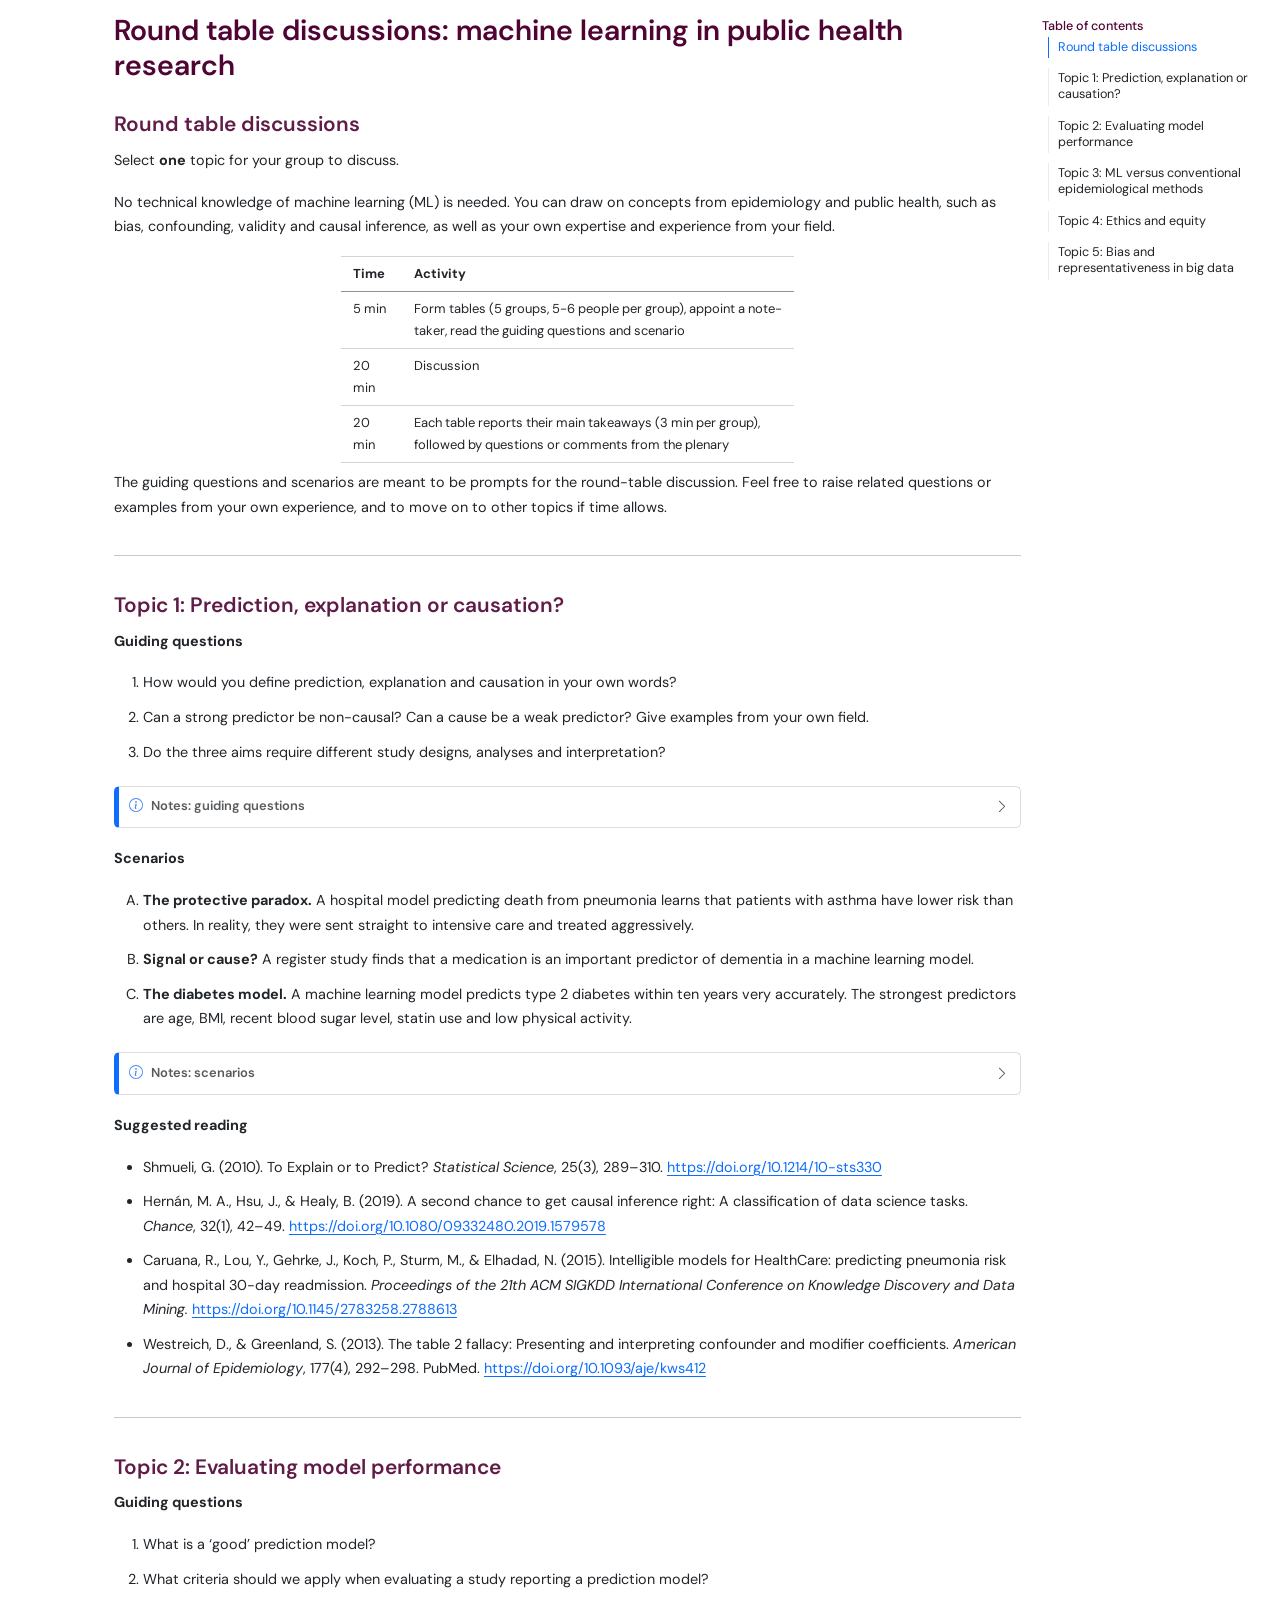
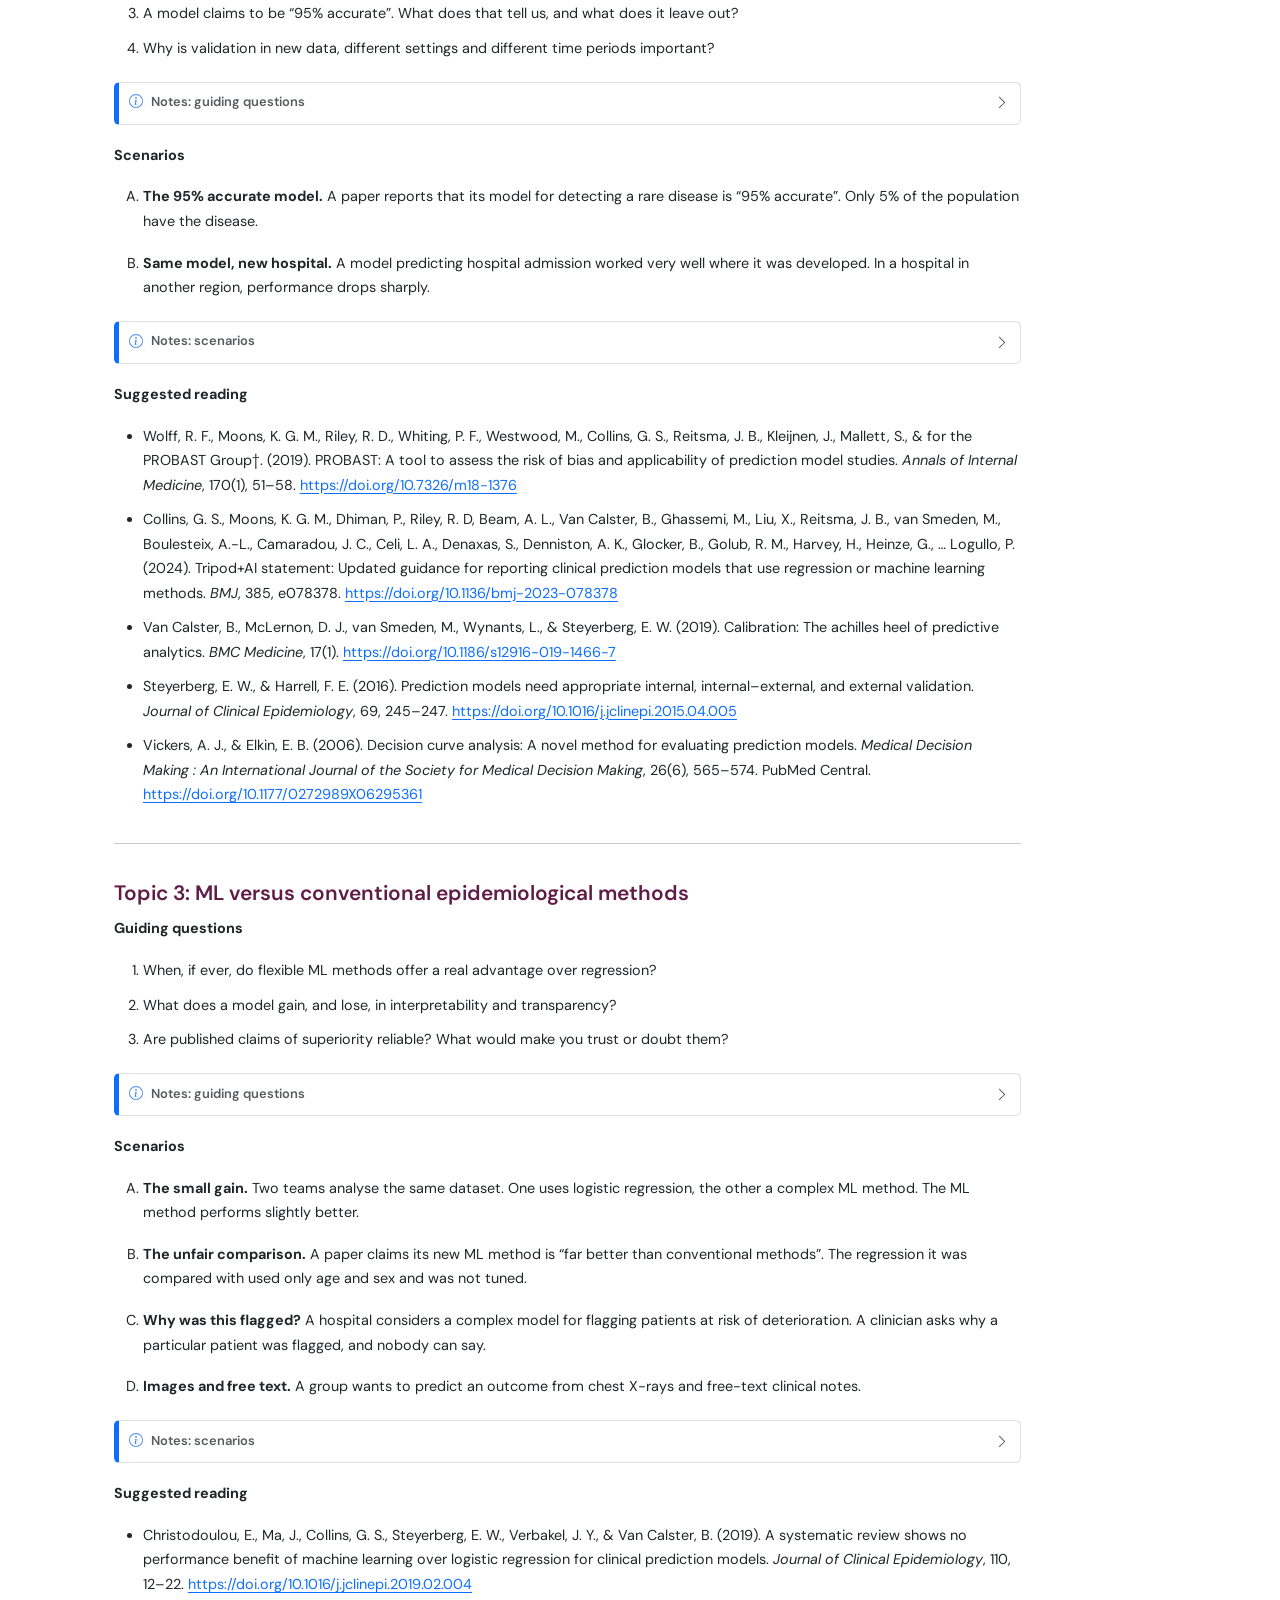
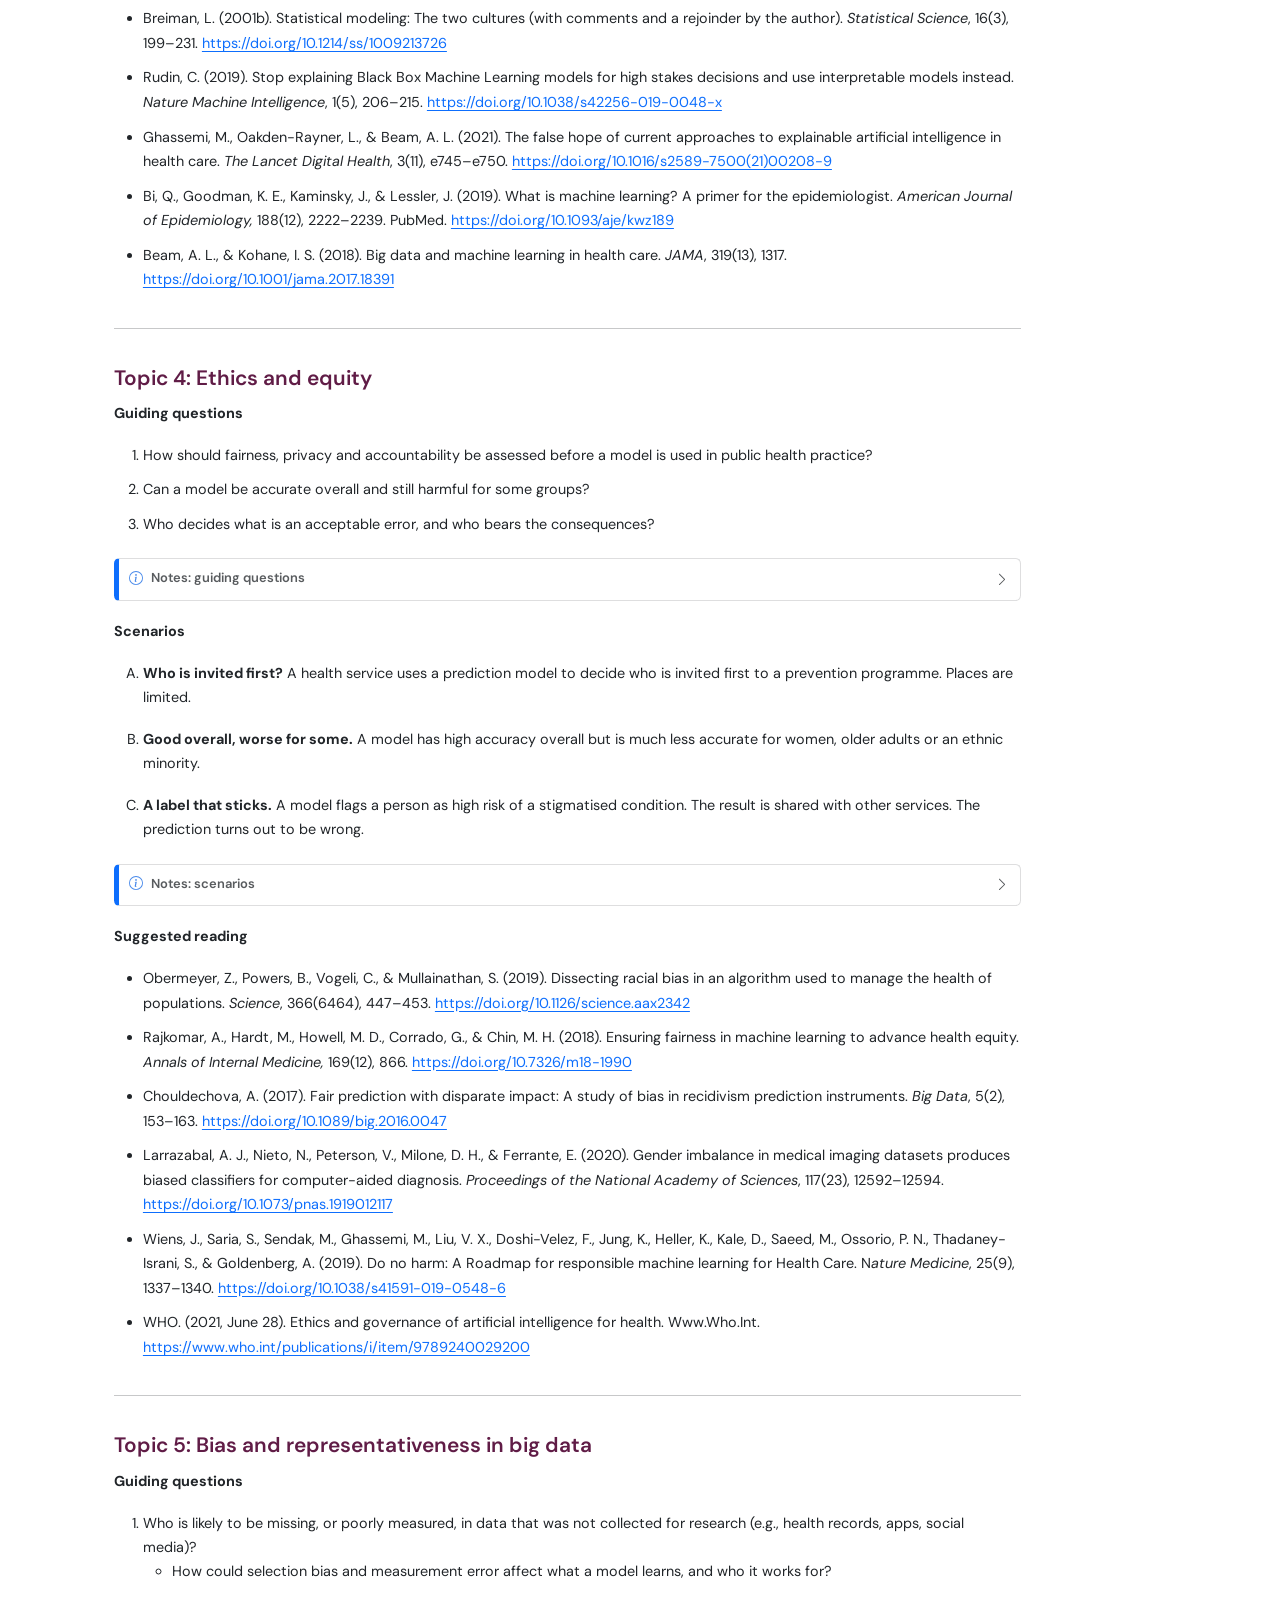
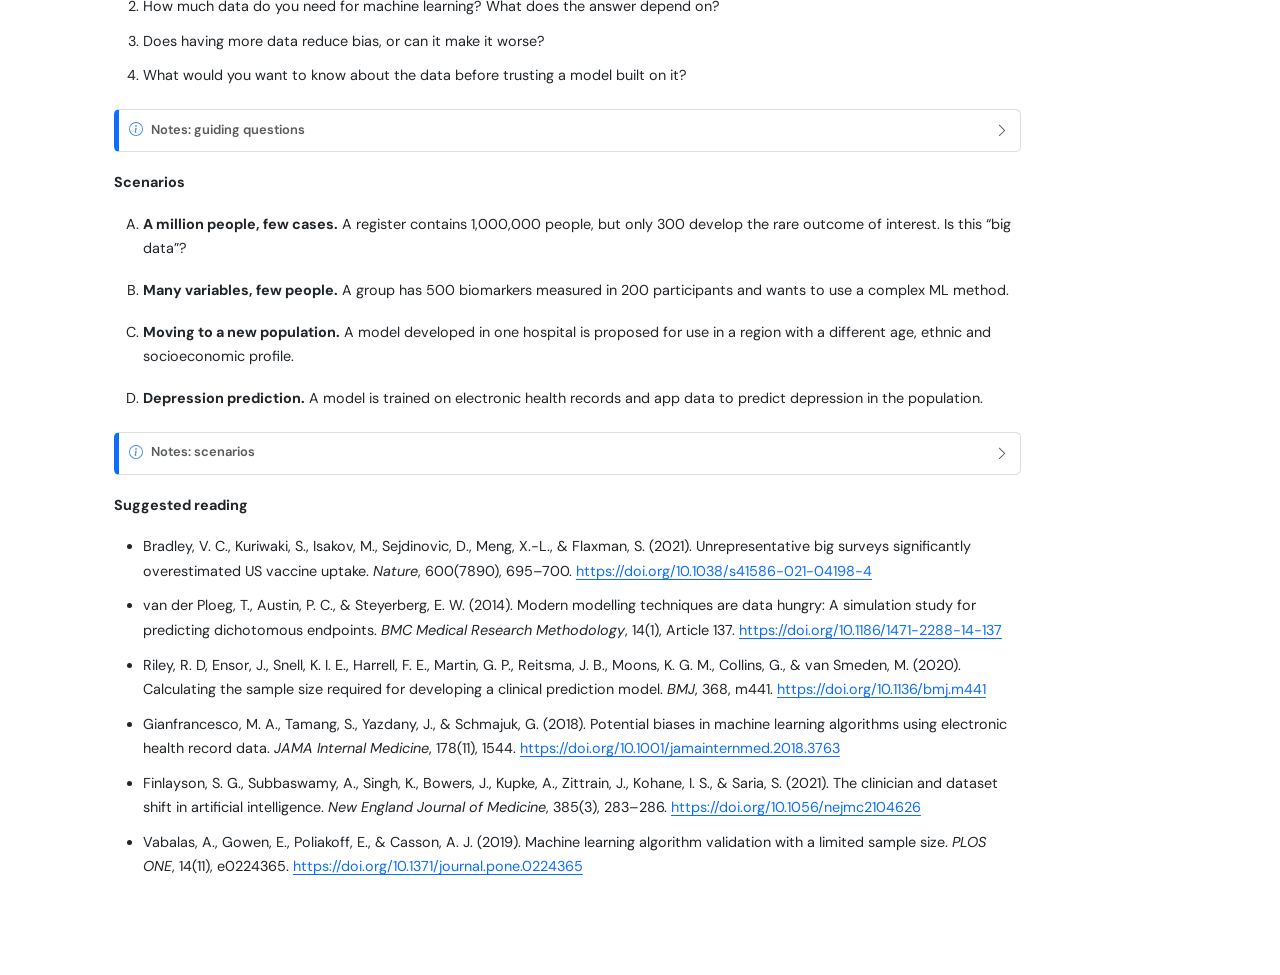
<file: round_table_discussion_task_plus_notes.html>
<!DOCTYPE html>
<html xmlns="http://www.w3.org/1999/xhtml" lang="en" xml:lang="en"><head>

<meta charset="utf-8">
<meta name="generator" content="quarto-1.9.38">

<meta name="viewport" content="width=device-width, initial-scale=1.0, user-scalable=yes">


<title>Round table discussions: machine learning in public health research</title>
<style>
/* Default styles provided by pandoc.
** See https://pandoc.org/MANUAL.html#variables-for-html for config info.
*/
code{white-space: pre-wrap;}
span.smallcaps{font-variant: small-caps;}
div.columns{display: flex; gap: min(4vw, 1.5em);}
div.column{flex: auto; overflow-x: auto;}
div.hanging-indent{margin-left: 1.5em; text-indent: -1.5em;}
ul.task-list{list-style: none;}
ul.task-list li input[type="checkbox"] {
  width: 0.8em;
  margin: 0 0.8em 0.2em -1em; /* quarto-specific, see https://github.com/quarto-dev/quarto-cli/issues/4556 */ 
  vertical-align: middle;
}
</style>


<script src="round_table_discussion_task_plus_notes_files/libs/clipboard/clipboard.min.js"></script>
<script src="round_table_discussion_task_plus_notes_files/libs/quarto-html/quarto.js" type="module"></script>
<script src="round_table_discussion_task_plus_notes_files/libs/quarto-html/tabsets/tabsets.js" type="module"></script>
<script src="round_table_discussion_task_plus_notes_files/libs/quarto-html/popper.min.js"></script>
<script src="round_table_discussion_task_plus_notes_files/libs/quarto-html/tippy.umd.min.js"></script>
<script src="round_table_discussion_task_plus_notes_files/libs/quarto-html/anchor.min.js"></script>
<link href="round_table_discussion_task_plus_notes_files/libs/quarto-html/tippy.css" rel="stylesheet">
<link href="round_table_discussion_task_plus_notes_files/libs/quarto-html/quarto-syntax-highlighting-15634bcf2e68342d4ad2dfa704d543f6.css" rel="stylesheet" id="quarto-text-highlighting-styles">
<script src="round_table_discussion_task_plus_notes_files/libs/bootstrap/bootstrap.min.js"></script>
<link href="round_table_discussion_task_plus_notes_files/libs/bootstrap/bootstrap-icons.css" rel="stylesheet">
<link href="round_table_discussion_task_plus_notes_files/libs/bootstrap/bootstrap-f533281c5e9f2e35060e3d6fa0ff2f95.min.css" rel="stylesheet" append-hash="true" id="quarto-bootstrap" data-mode="light">
<link href="https://fonts.googleapis.com/css2?family=DM+Sans:ital,wght@0,400;0,500;0,700;1,400&amp;display=swap" rel="stylesheet">
<style>
  body { line-height: 1.7; }
  h1, h2, h3, h4, h5, h6, .title { color: #4F0433 !important; }
  h1, h2 { margin-top: 2.5rem; margin-bottom: 1rem; }
  h3 { margin-top: 2rem; margin-bottom: 0.8rem; }
  p { margin-bottom: 1.2rem; }
  li { margin-bottom: 0.7rem; }
  ul, ol { margin-bottom: 1.5rem; }
  hr { margin: 2.5rem 0; }
  .quarto-title-block .subtitle { margin-bottom: 1.5rem; }
  .small-table table { width: 50% !important; font-size: 0.9em; margin-left: auto !important; margin-right: auto !important; }
  .small-table col { width: auto !important; }
  .small-table td, .small-table th { padding: 6px 12px; }
</style>


</head>

<body class="quarto-light">

<div id="quarto-content" class="page-columns page-rows-contents page-layout-article">
<div id="quarto-margin-sidebar" class="sidebar margin-sidebar">
  <nav id="TOC" role="doc-toc" class="toc-active">
    <h2 id="toc-title">Table of contents</h2>
   
  <ul>
  <li><a href="#round-table-discussions" id="toc-round-table-discussions" class="nav-link active" data-scroll-target="#round-table-discussions">Round table discussions</a></li>
  <li><a href="#topic-1-prediction-explanation-or-causation" id="toc-topic-1-prediction-explanation-or-causation" class="nav-link" data-scroll-target="#topic-1-prediction-explanation-or-causation">Topic 1: Prediction, explanation or causation?</a></li>
  <li><a href="#topic-2-evaluating-model-performance" id="toc-topic-2-evaluating-model-performance" class="nav-link" data-scroll-target="#topic-2-evaluating-model-performance">Topic 2: Evaluating model performance</a></li>
  <li><a href="#topic-3-ml-versus-conventional-epidemiological-methods" id="toc-topic-3-ml-versus-conventional-epidemiological-methods" class="nav-link" data-scroll-target="#topic-3-ml-versus-conventional-epidemiological-methods">Topic 3: ML versus conventional epidemiological methods</a></li>
  <li><a href="#topic-4-ethics-and-equity" id="toc-topic-4-ethics-and-equity" class="nav-link" data-scroll-target="#topic-4-ethics-and-equity">Topic 4: Ethics and equity</a></li>
  <li><a href="#topic-5-bias-and-representativeness-in-big-data" id="toc-topic-5-bias-and-representativeness-in-big-data" class="nav-link" data-scroll-target="#topic-5-bias-and-representativeness-in-big-data">Topic 5: Bias and representativeness in big data</a></li>
  </ul>
</nav>
</div>
<main class="content" id="quarto-document-content">

<header id="title-block-header" class="quarto-title-block default">
<div class="quarto-title">
<h1 class="title">Round table discussions: machine learning in public health research</h1>
</div>



<div class="quarto-title-meta">

    
  
    
  </div>
  


</header>


<section id="round-table-discussions" class="level3">
<h3 class="anchored" data-anchor-id="round-table-discussions">Round table discussions</h3>
<p>Select <strong>one</strong> topic for your group to discuss.</p>
<p>No technical knowledge of machine learning (ML) is needed. You can draw on concepts from epidemiology and public health, such as bias, confounding, validity and causal inference, as well as your own expertise and experience from your field.</p>
<div class="small-table">
<table class="caption-top table">
<colgroup>
<col style="width: 37%">
<col style="width: 62%">
</colgroup>
<thead>
<tr class="header">
<th>Time</th>
<th>Activity</th>
</tr>
</thead>
<tbody>
<tr class="odd">
<td>5 min</td>
<td>Form tables (5 groups, 5-6 people per group), appoint a note-taker, read the guiding questions and scenario</td>
</tr>
<tr class="even">
<td>20 min</td>
<td>Discussion</td>
</tr>
<tr class="odd">
<td>20 min</td>
<td>Each table reports their main takeaways (3 min per group), followed by questions or comments from the plenary</td>
</tr>
</tbody>
</table>
</div>
<p>The guiding questions and scenarios are meant to be prompts for the round-table discussion. Feel free to raise related questions or examples from your own experience, and to move on to other topics if time allows.</p>
<hr>
</section>
<section id="topic-1-prediction-explanation-or-causation" class="level3">
<h3 class="anchored" data-anchor-id="topic-1-prediction-explanation-or-causation">Topic 1: Prediction, explanation or causation?</h3>
<p><strong>Guiding questions</strong></p>
<ol type="1">
<li>How would you define prediction, explanation and causation in your own words?</li>
<li>Can a strong predictor be non-causal? Can a cause be a weak predictor? Give examples from your own field.</li>
<li>Do the three aims require different study designs, analyses and interpretation?</li>
</ol>
<div class="callout callout-style-simple callout-note callout-titled" title="Notes: guiding questions">
<div class="callout-header d-flex align-content-center collapsed" data-bs-toggle="collapse" data-bs-target=".callout-1-contents" aria-controls="callout-1" aria-expanded="false" aria-label="Toggle callout">
<div class="callout-icon-container">
<i class="callout-icon"></i>
</div>
<div class="callout-title-container flex-fill">
<span class="screen-reader-only">Note</span>Notes: guiding questions
</div>
<div class="callout-btn-toggle d-inline-block border-0 py-1 ps-1 pe-0 float-end"><i class="callout-toggle"></i></div>
</div>
<div id="callout-1" class="callout-1-contents callout-collapse collapse">
<div class="callout-body-container callout-body">
<ol type="1">
<li><p><strong>Definitions</strong></p>
<ul>
<li><em>Prediction:</em> estimating an unobserved outcome from available information. It does not require knowing why the prediction works.</li>
<li><em>Explanation:</em> describing and understanding how factors relate to an outcome (mechanisms, associations).</li>
<li><em>Causation:</em> a relationship where changing or intervening on a cause (X) produces a direct, predictable change in an outcome (Y).</li>
</ul></li>
<li><p><strong>Predictors and causes</strong></p>
<ul>
<li>A strong predictor is not always a cause. It may be an early sign of disease, a marker of treatment, or a stand-in for something else, such as where people live or how often they use healthcare.</li>
<li>A cause is not always a strong predictor. For example, if an exposure is rare, has a small effect, or is something everyone shares (no variation to predict from)</li>
</ul></li>
<li><p><strong>Designs and interpretation</strong></p>
<ul>
<li><em>Prediction:</em> representative data from the target population, predictors available at the time of use, and validation (discrimination, calibration). Any variable that helps is allowed, including markers.</li>
<li><em>Causal:</em> a defined exposure and comparison, confounder control guided by subject knowledge (not by what improves fit), and designs such as trials or target trial emulation.</li>
<li><em>Interpretation:</em> coefficients or variable importance from a prediction model are not effects (the “Table 2 fallacy”).
<ul>
<li>A prediction model includes whatever variables improve prediction, so each coefficient might be adjusted for all the others, including variables that lie on the causal pathway (mediators) or that are consequences of the outcome. A causal estimate needs a separate set of adjustments for each exposure, chosen from subject knowledge.</li>
<li>A high variable importance score only says the model <em>used</em> that variable. It does not say that changing it would change the outcome.</li>
</ul></li>
</ul></li>
</ol>
</div>
</div>
</div>
<p><strong>Scenarios</strong></p>
<ol type="A">
<li><strong>The protective paradox.</strong> A hospital model predicting death from pneumonia learns that patients with asthma have lower risk than others. In reality, they were sent straight to intensive care and treated aggressively.</li>
<li><strong>Signal or cause?</strong> A register study finds that a medication is an important predictor of dementia in a machine learning model.</li>
<li><strong>The diabetes model.</strong> A machine learning model predicts type 2 diabetes within ten years very accurately. The strongest predictors are age, BMI, recent blood sugar level, statin use and low physical activity.</li>
</ol>
<div class="callout callout-style-simple callout-note callout-titled" title="Notes: scenarios">
<div class="callout-header d-flex align-content-center collapsed" data-bs-toggle="collapse" data-bs-target=".callout-2-contents" aria-controls="callout-2" aria-expanded="false" aria-label="Toggle callout">
<div class="callout-icon-container">
<i class="callout-icon"></i>
</div>
<div class="callout-title-container flex-fill">
<span class="screen-reader-only">Note</span>Notes: scenarios
</div>
<div class="callout-btn-toggle d-inline-block border-0 py-1 ps-1 pe-0 float-end"><i class="callout-toggle"></i></div>
</div>
<div id="callout-2" class="callout-2-contents callout-collapse collapse">
<div class="callout-body-container callout-body">
<ul>
<li><strong>(A) The protective paradox.</strong> The model learned the pattern in a setting where asthma patients received aggressive care. It predicts well there, but using it to decide who needs intensive care would harm patients. <em>A model can find patterns without knowing what produces it. To use a prediction models effectively, we need to understand the mechanisms behind it.</em></li>
<li><strong>(B) Signal or cause?</strong> Possible explanations: a real causal effect, reverse causation (the drug was prescribed for early symptoms such as sleep problems, anxiety or depression), confounding by indication, or healthcare use. <em>An important predictor in an ML model is a signal worth investigating, not evidence of a cause.</em></li>
<li><strong>(C) The diabetes model.</strong> <em>A model like this could be good for targeting screening, but may not tell you what to intervene on</em>:
<ul>
<li>Age: risk factor, not modifiable.</li>
<li>BMI and physical activity: possible causes, but entangled with other things.</li>
<li>Blood sugar: a marker of early disease.</li>
<li>Statins: mainly a marker of cardiometabolic risk, although trials suggest a small causal increase in diabetes risk.</li>
</ul></li>
</ul>
</div>
</div>
</div>
<p><strong>Suggested reading</strong></p>
<ul>
<li>Shmueli, G. (2010). To Explain or to Predict? <em>Statistical Science</em>, 25(3), 289–310. <a href="https://doi.org/10.1214/10-sts330" class="uri">https://doi.org/10.1214/10-sts330</a></li>
<li>Hernán, M. A., Hsu, J., &amp; Healy, B. (2019). A second chance to get causal inference right: A classification of data science tasks. <em>Chance</em>, 32(1), 42–49. <a href="https://doi.org/10.1080/09332480.2019.1579578" class="uri">https://doi.org/10.1080/09332480.2019.1579578</a></li>
<li>Caruana, R., Lou, Y., Gehrke, J., Koch, P., Sturm, M., &amp; Elhadad, N. (2015). Intelligible models for HealthCare: predicting pneumonia risk and hospital 30-day readmission. <em>Proceedings of the 21th ACM SIGKDD International Conference on Knowledge Discovery and Data Mining.</em> <a href="https://doi.org/10.1145/2783258.2788613" class="uri">https://doi.org/10.1145/2783258.2788613</a></li>
<li>Westreich, D., &amp; Greenland, S. (2013). The table 2 fallacy: Presenting and interpreting confounder and modifier coefficients. <em>American Journal of Epidemiology</em>, 177(4), 292–298. PubMed. <a href="https://doi.org/10.1093/aje/kws412" class="uri">https://doi.org/10.1093/aje/kws412</a></li>
</ul>
<hr>
</section>
<section id="topic-2-evaluating-model-performance" class="level3">
<h3 class="anchored" data-anchor-id="topic-2-evaluating-model-performance">Topic 2: Evaluating model performance</h3>
<p><strong>Guiding questions</strong></p>
<ol type="1">
<li>What is a ‘good’ prediction model?</li>
<li>What criteria should we apply when evaluating a study reporting a prediction model?</li>
<li>A model claims to be “95% accurate”. What does that tell us, and what does it leave out?</li>
<li>Why is validation in new data, different settings and different time periods important?</li>
</ol>
<div class="callout callout-style-simple callout-note callout-titled" title="Notes: guiding questions">
<div class="callout-header d-flex align-content-center collapsed" data-bs-toggle="collapse" data-bs-target=".callout-3-contents" aria-controls="callout-3" aria-expanded="false" aria-label="Toggle callout">
<div class="callout-icon-container">
<i class="callout-icon"></i>
</div>
<div class="callout-title-container flex-fill">
<span class="screen-reader-only">Note</span>Notes: guiding questions
</div>
<div class="callout-btn-toggle d-inline-block border-0 py-1 ps-1 pe-0 float-end"><i class="callout-toggle"></i></div>
</div>
<div id="callout-3" class="callout-3-contents callout-collapse collapse">
<div class="callout-body-container callout-body">
<ol type="1">
<li><p><strong>A “good” model</strong> is good <em>for a purpose</em>. It should be:</p>
<ul>
<li><strong>accurate and well calibrated</strong> in the people it will be used on (calibrated means the predicted risks match what actually happens, so “20% risk” means about 1 in 5 people get the outcome),</li>
<li><strong>validated</strong> outside the data it was built on (tested on new people, to check it works beyond the original sample),</li>
<li><strong>better than a simple alternative</strong> or current practice (otherwise, why use it?).</li>
<li>It should also support real decisions (<strong>net benefit</strong>: does acting on the model do more good than harm?) and be fair and transparent enough for how it will be used.</li>
</ul></li>
<li><p><strong>Evaluating models</strong></p>
<ul>
<li>Clear intended use and target population, with a well-defined outcome and predictors available at the time of use.</li>
<li><strong>Enough events for the number of predictors.</strong> (With few events and many predictors, the model starts fitting noise instead of real patterns.)</li>
<li><strong>No data leakage.</strong> (Information that would not be available at prediction time has slipped in, for example a treatment given only after diagnosis, which makes the model look better than it is.)</li>
<li><strong>Sensible handling of missing data.</strong> (Dropping everyone with a missing value can bias the results)</li>
<li><strong>Internal and external validation.</strong> (Internal: testing on new samples drawn from the same data, for example by splitting or resampling. External: testing in a different place, population or time period, which is the tougher and more honest test.)</li>
<li><strong>Both discrimination and calibration reported.</strong> (Discrimination: does the model rank people with the outcome above those without? Calibration: do the predicted risks match what actually happens? A model can be good at one and poor at the other.)</li>
<li>A comparison with a simple baseline, performance by subgroup, and transparent reporting (TRIPOD+AI, PROBAST).</li>
</ul></li>
<li><p><strong>“95% accurate”</strong> depends on how common the outcome is. If 5% have the disease, a model that predicts “healthy” for everyone is 95% accurate but flags nobody. It leaves out:</p>
<ul>
<li><strong>Sensitivity</strong> (of those with the disease, how many are found?) and <strong>specificity</strong> (of those without, how many are correctly cleared?).</li>
<li><strong>Predictive values</strong> (when the model says “positive”, how often is it right? This depends on how common the disease is.)</li>
<li><strong>Calibration</strong> and <strong>the threshold used</strong> (the cut-off for “high risk”, which sets the balance of missed cases and false alarms).</li>
<li><strong>Which data the result comes from</strong>: the data the model trained on or new data</li>
</ul></li>
<li><p><strong>Why validation matters</strong></p>
<ul>
<li>Performance on the data the model was trained on is often optimistic (overfitting: the model has partly memorised noise in that dataset, which will not repeat in new people).</li>
<li>Case mix (who the patients are), measurement (how things are recorded), practice patterns (how care is delivered) and time all change. A model must therefore be tested <strong>where and when it will be used</strong>, and checked again over time.</li>
</ul></li>
</ol>
</div>
</div>
</div>
<p><strong>Scenarios</strong></p>
<ol type="A">
<li><p><strong>The 95% accurate model.</strong> A paper reports that its model for detecting a rare disease is “95% accurate”. Only 5% of the population have the disease.</p></li>
<li><p><strong>Same model, new hospital.</strong> A model predicting hospital admission worked very well where it was developed. In a hospital in another region, performance drops sharply.</p></li>
</ol>
<div class="callout callout-style-simple callout-note callout-titled" title="Notes: scenarios">
<div class="callout-header d-flex align-content-center collapsed" data-bs-toggle="collapse" data-bs-target=".callout-4-contents" aria-controls="callout-4" aria-expanded="false" aria-label="Toggle callout">
<div class="callout-icon-container">
<i class="callout-icon"></i>
</div>
<div class="callout-title-container flex-fill">
<span class="screen-reader-only">Note</span>Notes: scenarios
</div>
<div class="callout-btn-toggle d-inline-block border-0 py-1 ps-1 pe-0 float-end"><i class="callout-toggle"></i></div>
</div>
<div id="callout-4" class="callout-4-contents callout-collapse collapse">
<div class="callout-body-container callout-body">
<ul>
<li><strong>(A) The 95% accurate model.</strong> Imagine 1,000 people where 5% have the disease: 50 are ill and 950 are healthy. A model that simply says “healthy” for everyone would be 95% accurate, yet it would flag nobody. Even a model that correctly finds 90% of the ill people (<strong>sensitivity</strong>) and correctly clears 90% of the healthy people (<strong>specificity</strong>) finds 45 of the 50 ill people but also wrongly flags 95 healthy ones. Of the 140 people it flags, only 45 (about 1 in 3) are actually ill.&nbsp;<em>Accuracy alone can hide these problems, so ask how many cases the model finds, how many false alarms it raises, and whether its predicted risks are right (calibration).</em></li>
<li><strong>(B) Same model, new hospital.</strong> Likely reasons the model works worse in the new hospital:
<ul>
<li>Different case mix - the patients are different (age, severity, other conditions).</li>
<li>Things are measured or recorded differently.</li>
<li>Patients are referred and treated differently.</li>
<li>The model had partly learned quirks of the original hospital (<strong>overfitting</strong>).</li>
</ul></li>
</ul>
</div>
</div>
</div>
<p><strong>Suggested reading</strong></p>
<ul>
<li>Wolff, R. F., Moons, K. G. M., Riley, R. D., Whiting, P. F., Westwood, M., Collins, G. S., Reitsma, J. B., Kleijnen, J., Mallett, S., &amp; for the PROBAST Group†. (2019). PROBAST: A tool to assess the risk of bias and applicability of prediction model studies. <em>Annals of Internal Medicine</em>, 170(1), 51–58. <a href="https://doi.org/10.7326/m18-1376" class="uri">https://doi.org/10.7326/m18-1376</a></li>
<li>Collins, G. S., Moons, K. G. M., Dhiman, P., Riley, R. D, Beam, A. L., Van Calster, B., Ghassemi, M., Liu, X., Reitsma, J. B., van Smeden, M., Boulesteix, A.-L., Camaradou, J. C., Celi, L. A., Denaxas, S., Denniston, A. K., Glocker, B., Golub, R. M., Harvey, H., Heinze, G., … Logullo, P. (2024). Tripod+AI statement: Updated guidance for reporting clinical prediction models that use regression or machine learning methods. <em>BMJ</em>, 385, e078378. <a href="https://doi.org/10.1136/bmj-2023-078378" class="uri">https://doi.org/10.1136/bmj-2023-078378</a></li>
<li>Van Calster, B., McLernon, D. J., van Smeden, M., Wynants, L., &amp; Steyerberg, E. W. (2019). Calibration: The achilles heel of predictive analytics. <em>BMC Medicine</em>, 17(1). <a href="https://doi.org/10.1186/s12916-019-1466-7" class="uri">https://doi.org/10.1186/s12916-019-1466-7</a></li>
<li>Steyerberg, E. W., &amp; Harrell, F. E. (2016). Prediction models need appropriate internal, internal–external, and external validation. <em>Journal of Clinical Epidemiology</em>, 69, 245–247. <a href="https://doi.org/10.1016/j.jclinepi.2015.04.005" class="uri">https://doi.org/10.1016/j.jclinepi.2015.04.005</a></li>
<li>Vickers, A. J., &amp; Elkin, E. B. (2006). Decision curve analysis: A novel method for evaluating prediction models. <em>Medical Decision Making : An International Journal of the Society for Medical Decision Making</em>, 26(6), 565–574. PubMed Central. <a href="https://doi.org/10.1177/0272989X06295361" class="uri">https://doi.org/10.1177/0272989X06295361</a></li>
</ul>
<hr>
</section>
<section id="topic-3-ml-versus-conventional-epidemiological-methods" class="level3">
<h3 class="anchored" data-anchor-id="topic-3-ml-versus-conventional-epidemiological-methods">Topic 3: ML versus conventional epidemiological methods</h3>
<p><strong>Guiding questions</strong></p>
<ol type="1">
<li>When, if ever, do flexible ML methods offer a real advantage over regression?</li>
<li>What does a model gain, and lose, in interpretability and transparency?</li>
<li>Are published claims of superiority reliable? What would make you trust or doubt them?</li>
</ol>
<div class="callout callout-style-simple callout-note callout-titled" title="Notes: guiding questions">
<div class="callout-header d-flex align-content-center collapsed" data-bs-toggle="collapse" data-bs-target=".callout-5-contents" aria-controls="callout-5" aria-expanded="false" aria-label="Toggle callout">
<div class="callout-icon-container">
<i class="callout-icon"></i>
</div>
<div class="callout-title-container flex-fill">
<span class="screen-reader-only">Note</span>Notes: guiding questions
</div>
<div class="callout-btn-toggle d-inline-block border-0 py-1 ps-1 pe-0 float-end"><i class="callout-toggle"></i></div>
</div>
<div id="callout-5" class="callout-5-contents callout-collapse collapse">
<div class="callout-body-container callout-body">
<ol type="1">
<li><p><strong>When ML helps</strong></p>
<ul>
<li>Unstructured data (images, free text, sensor signals, genomics), very large datasets, and strong non-linear or complex patterns.</li>
<li>For structured, tabular data with a moderate sample size and a noisy outcome, which is typical in epidemiology, gains are often small. A well-known systematic review found no consistent advantage over logistic regression for clinical prediction.</li>
<li>Flexible methods generally need more data.</li>
</ul></li>
<li><p><strong>Gain and loss</strong></p>
<ul>
<li><em>Gain:</em> flexibility, automatic handling of interactions and non-linearity, and the ability to use raw unstructured data.</li>
<li><em>Loss:</em> harder to understand, audit and check for bias, with more tuning and more data needed.</li>
<li>Post hoc “explanations” approximate what the model does and do not explain the world.</li>
</ul></li>
<li><p><strong>Trust or doubt</strong></p>
<ul>
<li><em>Reasons to doubt a claim that ML is better:</em>
<ul>
<li><strong>A weak or untuned comparison</strong> (the regression was given only a few variables and no tuning, so it was set up to lose).</li>
<li><strong>The two methods were treated differently</strong> (different data, different cleaning, different tests).</li>
<li><strong>Tuning on the test data.</strong> (The model was adjusted until it looked good on the same data used to judge it, which inflates the result.)</li>
<li><strong>Only one number reported</strong>, often AUC (a summary of how well the model ranks people), with no calibration.</li>
<li><strong>No external validation</strong> (no test in a different place or time period).</li>
</ul></li>
<li><em>Reasons to trust it:</em>
<ul>
<li><strong>The comparison was planned in advance</strong> (pre-specified), not chosen after seeing the results.</li>
<li><strong>Same data and same validation for every method.</strong></li>
<li><strong>A strong baseline</strong> (a well-built regression, or current practice).</li>
<li><strong>External validation</strong>, <strong>calibration</strong> and various performance metrics compared and reported.</li>
</ul></li>
</ul></li>
</ol>
</div>
</div>
</div>
<p><strong>Scenarios</strong></p>
<ol type="A">
<li><p><strong>The small gain.</strong> Two teams analyse the same dataset. One uses logistic regression, the other a complex ML method. The ML method performs slightly better.</p></li>
<li><p><strong>The unfair comparison.</strong> A paper claims its new ML method is “far better than conventional methods”. The regression it was compared with used only age and sex and was not tuned.</p></li>
<li><p><strong>Why was this flagged?</strong> A hospital considers a complex model for flagging patients at risk of deterioration. A clinician asks why a particular patient was flagged, and nobody can say.</p></li>
<li><p><strong>Images and free text.</strong> A group wants to predict an outcome from chest X-rays and free-text clinical notes.</p></li>
</ol>
<div class="callout callout-style-simple callout-note callout-titled" title="Notes: scenarios">
<div class="callout-header d-flex align-content-center collapsed" data-bs-toggle="collapse" data-bs-target=".callout-6-contents" aria-controls="callout-6" aria-expanded="false" aria-label="Toggle callout">
<div class="callout-icon-container">
<i class="callout-icon"></i>
</div>
<div class="callout-title-container flex-fill">
<span class="screen-reader-only">Note</span>Notes: scenarios
</div>
<div class="callout-btn-toggle d-inline-block border-0 py-1 ps-1 pe-0 float-end"><i class="callout-toggle"></i></div>
</div>
<div id="callout-6" class="callout-6-contents callout-collapse collapse">
<div class="callout-body-container callout-body">
<ul>
<li><strong>(A) The small gain.</strong> Is the difference ‘real’, larger than the uncertainty (confidence intervals), and does it change any decision? <em>Prefer the simpler model unless the gain is clearly worth it.</em>
<ul>
<li>Also remember that different models can be good at different things: one may be better at ranking people, another at giving accurate risks, so look at more than one performance measure</li>
</ul></li>
<li><strong>(B) The unfair comparison.</strong> The claim is not reliable, because the regression was set up to lose. A fair comparison would give the regression the same predictors as the ML method, allow non-linear (curved) relationships and interactions (or use penalisation, which stops the model from overfitting), apply the same validation, and compare both against current practice.</li>
<li><strong>(C) Why was this flagged?</strong> Clinicians need to be able to question a flag before acting on it. Tools that explain complex models give partial insight, but is not the same as showing what causes the outcome. Ask whether a simpler, more transparent model would do nearly as well. If it would, the extra complexity may not be worth it.</li>
<li><strong>(D) Images and free text.</strong> This is where flexible methods genuinely help, because regression cannot use raw pixels or free text directly. Some concerns remain:
<ul>
<li><strong>Different scanners and hospitals</strong> can produce different images, so performance may drop elsewhere.</li>
<li><strong>Label quality</strong>: the model is only as good as the diagnoses it learned from.</li>
<li><strong>Shortcuts</strong>: models can latch onto irrelevant clues (for example, a hospital marker on the scan) instead of the disease.</li>
</ul></li>
</ul>
</div>
</div>
</div>
<p><strong>Suggested reading</strong></p>
<ul>
<li>Christodoulou, E., Ma, J., Collins, G. S., Steyerberg, E. W., Verbakel, J. Y., &amp; Van Calster, B. (2019). A systematic review shows no performance benefit of machine learning over logistic regression for clinical prediction models. <em>Journal of Clinical Epidemiology</em>, 110, 12–22. <a href="https://doi.org/10.1016/j.jclinepi.2019.02.004" class="uri">https://doi.org/10.1016/j.jclinepi.2019.02.004</a></li>
<li>Breiman, L. (2001b). Statistical modeling: The two cultures (with comments and a rejoinder by the author). <em>Statistical Science</em>, 16(3), 199–231. <a href="https://doi.org/10.1214/ss/1009213726" class="uri">https://doi.org/10.1214/ss/1009213726</a></li>
<li>Rudin, C. (2019). Stop explaining Black Box Machine Learning models for high stakes decisions and use interpretable models instead. <em>Nature Machine Intelligence</em>, 1(5), 206–215. <a href="https://doi.org/10.1038/s42256-019-0048-x" class="uri">https://doi.org/10.1038/s42256-019-0048-x</a></li>
<li>Ghassemi, M., Oakden-Rayner, L., &amp; Beam, A. L. (2021). The false hope of current approaches to explainable artificial intelligence in health care. <em>The Lancet Digital Health</em>, 3(11), e745–e750. <a href="https://doi.org/10.1016/s2589-7500(21)00208-9" class="uri">https://doi.org/10.1016/s2589-7500(21)00208-9</a></li>
<li>Bi, Q., Goodman, K. E., Kaminsky, J., &amp; Lessler, J. (2019). What is machine learning? A primer for the epidemiologist. <em>American Journal of Epidemiology,</em> 188(12), 2222–2239. PubMed. <a href="https://doi.org/10.1093/aje/kwz189" class="uri">https://doi.org/10.1093/aje/kwz189</a></li>
<li>Beam, A. L., &amp; Kohane, I. S. (2018). Big data and machine learning in health care. <em>JAMA</em>, 319(13), 1317. <a href="https://doi.org/10.1001/jama.2017.18391" class="uri">https://doi.org/10.1001/jama.2017.18391</a></li>
</ul>
<hr>
</section>
<section id="topic-4-ethics-and-equity" class="level3">
<h3 class="anchored" data-anchor-id="topic-4-ethics-and-equity">Topic 4: Ethics and equity</h3>
<p><strong>Guiding questions</strong></p>
<ol type="1">
<li>How should fairness, privacy and accountability be assessed before a model is used in public health practice?</li>
<li>Can a model be accurate overall and still harmful for some groups?</li>
<li>Who decides what is an acceptable error, and who bears the consequences?</li>
</ol>
<div class="callout callout-style-simple callout-note callout-titled" title="Notes: guiding questions">
<div class="callout-header d-flex align-content-center collapsed" data-bs-toggle="collapse" data-bs-target=".callout-7-contents" aria-controls="callout-7" aria-expanded="false" aria-label="Toggle callout">
<div class="callout-icon-container">
<i class="callout-icon"></i>
</div>
<div class="callout-title-container flex-fill">
<span class="screen-reader-only">Note</span>Notes: guiding questions
</div>
<div class="callout-btn-toggle d-inline-block border-0 py-1 ps-1 pe-0 float-end"><i class="callout-toggle"></i></div>
</div>
<div id="callout-7" class="callout-7-contents callout-collapse collapse">
<div class="callout-body-container callout-body">
<ol type="1">
<li><p><strong>Assessment before use</strong></p>
<ul>
<li><em>Purpose and benefit:</em> who benefits, who could be harmed, and is there evidence that it improves outcomes?</li>
<li><em>Fairness:</em> performance (discrimination, calibration, error rates) by subgroup (for example by sex, migrant status, age), and whether the outcome predicted is a fair stand-in for what we care about (for example, healthcare costs are not the same as health needs).</li>
<li><em>Privacy:</em> Is there a legal basis for using the data? Is only the necessary data used (<strong>data minimisation</strong>)? Could individuals be identified again from the data (<strong>re-identification risk</strong>)? Is it stored and handled securely (e.g., under GDPR)?</li>
<li><em>Accountability:</em> Is it clear who is responsible if something goes wrong? Is there <strong>human oversight</strong> (a person who can overrule the model)? Can people question or contest a prediction about them? Is the model monitored after it is put into use?</li>
</ul></li>
<li><p><strong>Accurate overall, harmful for some</strong></p>
<ul>
<li>Yes. A high overall accuracy can hide poor performance in groups that are under-represented in the data. The data the model is trained on from can also be biased (for example, if some groups are diagnosed later or less often, the model learns that they are healthier than they are). <strong>Proxies</strong> (stand-in variables, such as postcode or healthcare use) can also carry existing inequality into the model.</li>
<li>A model can also be equally accurate across groups and still cause harm through how it is used (stigma, denial of resources).</li>
<li>When base rates differ between groups, different fairness criteria cannot all be satisfied at once (for example, you cannot always have both equal error rates and equally accurate risk estimates across groups), so trade-offs are unavoidable.</li>
</ul></li>
<li><p><strong>Acceptable error</strong></p>
<ul>
<li>How many false positives or false negatives are tolerable is a value judgement, not only a technical choice. Clinicians, public health professionals, patients and affected communities should all have a say.</li>
<li>The costs often fall on those with least power: false positives bring anxiety and stigma, false negatives mean missed care.</li>
</ul></li>
</ol>
</div>
</div>
</div>
<p><strong>Scenarios</strong></p>
<ol type="A">
<li><p><strong>Who is invited first?</strong> A health service uses a prediction model to decide who is invited first to a prevention programme. Places are limited.</p></li>
<li><p><strong>Good overall, worse for some.</strong> A model has high accuracy overall but is much less accurate for women, older adults or an ethnic minority.</p></li>
<li><p><strong>A label that sticks.</strong> A model flags a person as high risk of a stigmatised condition. The result is shared with other services. The prediction turns out to be wrong.</p></li>
</ol>
<div class="callout callout-style-simple callout-note callout-titled" title="Notes: scenarios">
<div class="callout-header d-flex align-content-center collapsed" data-bs-toggle="collapse" data-bs-target=".callout-8-contents" aria-controls="callout-8" aria-expanded="false" aria-label="Toggle callout">
<div class="callout-icon-container">
<i class="callout-icon"></i>
</div>
<div class="callout-title-container flex-fill">
<span class="screen-reader-only">Note</span>Notes: scenarios
</div>
<div class="callout-btn-toggle d-inline-block border-0 py-1 ps-1 pe-0 float-end"><i class="callout-toggle"></i></div>
</div>
<div id="callout-8" class="callout-8-contents callout-collapse collapse">
<div class="callout-body-container callout-body">
<ul>
<li><strong>(A) Who is invited first?</strong> High predicted risk is not the same as high expected benefit. The people most at risk are not always the ones who would gain most from the programme.
<ul>
<li><strong>People with sparse records</strong> may be invisible to the model, because it only knows what has been recorded about them (for example, people who rarely see a doctor).</li>
<li><strong>People already in contact with services</strong> may be favoured, because they have more data and so more reliable predictions.</li>
</ul></li>
<li><strong>(B) Good overall, worse for some.</strong>
<ul>
<li>Ask why (imbalanced training data, differences in measurement, different disease presentation). O</li>
<li>Options include collecting more representative data, adjusting the model for each group (<strong>group-specific calibration</strong>, so risks are right in every group, or <strong>group-specific thresholds</strong>, different cut-offs for calling someone “high risk”), adding human review, or not using the model for that group. Each option has trade-offs, so it needs to be discussed openly.</li>
</ul></li>
<li><strong>(C) A label that sticks.</strong> Being flagged can follow a person around
<ul>
<li><strong>Purpose and consent:</strong> Should the result be shared with other services at all, and did the person agree? (<strong>Purpose limitation</strong>: data should only be used for the reason it was collected.)</li>
<li><strong>Right to correct or contest:</strong> Can the person see the flag and challenge it if it is wrong?
<ul>
<li>In the US, opioid risk scores (e.g., NarxCare) shown to doctors and pharmacists have reportedly led to patients being refused pain medication or dropped by clinics, often without the patient knowing the score existed or how it was calculated.</li>
<li>In Australia, the “Robodebt” scheme (2015-2019) automatically raised debts against welfare recipients, who then had to prove they did not owe the money. It was ruled unlawful and examined by a Royal Commission in 2023.</li>
</ul></li>
<li><strong>Wording:</strong> Present the result as a probability (“higher chance of…”) and not as a diagnosis (“has…”).</li>
<li><strong>Time limits:</strong> Should the flag expire or be reviewed, so a wrong or outdated prediction does not stay on someone’s record?
<ul>
<li>The London Metropolitan Police “Gangs Matrix” listed thousands of mostly young men as at risk of gang violence. A 2018 review by the UK data regulator found problems with how long people stayed on the list and how widely the information was shared with other agencies, and the list was overhauled.</li>
</ul></li>
</ul></li>
</ul>
</div>
</div>
</div>
<p><strong>Suggested reading</strong></p>
<ul>
<li>Obermeyer, Z., Powers, B., Vogeli, C., &amp; Mullainathan, S. (2019). Dissecting racial bias in an algorithm used to manage the health of populations. <em>Science</em>, 366(6464), 447–453. <a href="https://doi.org/10.1126/science.aax2342" class="uri">https://doi.org/10.1126/science.aax2342</a></li>
<li>Rajkomar, A., Hardt, M., Howell, M. D., Corrado, G., &amp; Chin, M. H. (2018). Ensuring fairness in machine learning to advance health equity. <em>Annals of Internal Medicine,</em> 169(12), 866. <a href="https://doi.org/10.7326/m18-1990" class="uri">https://doi.org/10.7326/m18-1990</a></li>
<li>Chouldechova, A. (2017). Fair prediction with disparate impact: A study of bias in recidivism prediction instruments. <em>Big Data</em>, 5(2), 153–163. <a href="https://doi.org/10.1089/big.2016.0047" class="uri">https://doi.org/10.1089/big.2016.0047</a></li>
<li>Larrazabal, A. J., Nieto, N., Peterson, V., Milone, D. H., &amp; Ferrante, E. (2020). Gender imbalance in medical imaging datasets produces biased classifiers for computer-aided diagnosis. <em>Proceedings of the National Academy of Sciences</em>, 117(23), 12592–12594. <a href="https://doi.org/10.1073/pnas.1919012117" class="uri">https://doi.org/10.1073/pnas.1919012117</a></li>
<li>Wiens, J., Saria, S., Sendak, M., Ghassemi, M., Liu, V. X., Doshi-Velez, F., Jung, K., Heller, K., Kale, D., Saeed, M., Ossorio, P. N., Thadaney-Israni, S., &amp; Goldenberg, A. (2019). Do no harm: A Roadmap for responsible machine learning for Health Care. N<em>ature Medicine</em>, 25(9), 1337–1340. <a href="https://doi.org/10.1038/s41591-019-0548-6" class="uri">https://doi.org/10.1038/s41591-019-0548-6</a></li>
<li>WHO. (2021, June 28). Ethics and governance of artificial intelligence for health. Www.Who.Int. <a href="https://www.who.int/publications/i/item/9789240029200" class="uri">https://www.who.int/publications/i/item/9789240029200</a></li>
</ul>
<hr>
</section>
<section id="topic-5-bias-and-representativeness-in-big-data" class="level3">
<h3 class="anchored" data-anchor-id="topic-5-bias-and-representativeness-in-big-data">Topic 5: Bias and representativeness in big data</h3>
<p><strong>Guiding questions</strong></p>
<ol type="1">
<li>Who is likely to be missing, or poorly measured, in data that was not collected for research (e.g., health records, apps, social media)?
<ul>
<li>How could selection bias and measurement error affect what a model learns, and who it works for?</li>
</ul></li>
<li>How much data do you need for machine learning? What does the answer depend on?</li>
<li>Does having more data reduce bias, or can it make it worse?</li>
<li>What would you want to know about the data before trusting a model built on it?</li>
</ol>
<div class="callout callout-style-simple callout-note callout-titled" title="Notes: guiding questions">
<div class="callout-header d-flex align-content-center collapsed" data-bs-toggle="collapse" data-bs-target=".callout-9-contents" aria-controls="callout-9" aria-expanded="false" aria-label="Toggle callout">
<div class="callout-icon-container">
<i class="callout-icon"></i>
</div>
<div class="callout-title-container flex-fill">
<span class="screen-reader-only">Note</span>Notes: guiding questions
</div>
<div class="callout-btn-toggle d-inline-block border-0 py-1 ps-1 pe-0 float-end"><i class="callout-toggle"></i></div>
</div>
<div id="callout-9" class="callout-9-contents callout-collapse collapse">
<div class="callout-body-container callout-body">
<ol type="1">
<li><p><strong>Who is missing or poorly measured</strong></p>
<ul>
<li>People who do not use healthcare or apps: the healthy, young people, migrants, rural or digitally excluded groups, and people with limited access.</li>
<li>Records exist only when there is contact with the health service, so the data reflect who is seen as well as who is ill.</li>
<li><em>Effect on the model:</em> selection bias means the model learns relationships in the selected group, which may not hold elsewhere. Differences in recording mean the model can learn diagnosis behaviour rather than disease, and perform worse where data are noisier.</li>
</ul></li>
<li><p><strong>How much data</strong></p>
<ul>
<li>There is no single number. It depends mainly on the <strong>number of outcome events</strong> (not total sample size), the number of candidate predictors, the strength of the predictor-outcome relationships, and how flexible the method is.</li>
<li>Old rules such as “10 events per variable” are crude; formal sample size calculations for prediction models now exist. With few events, simpler methods are safer.</li>
</ul></li>
<li><p><strong>More data and bias</strong></p>
<ul>
<li>More data reduces random error but not systematic error. A very large biased sample can give a precise answer to the wrong question.
<ul>
<li><strong>The bias-variance tradeoff.</strong> Prediction error on new data has three parts: <strong>bias</strong>, <strong>variance</strong> and <strong>irreducible noise</strong> (randomness no model can remove).</li>
<li><strong>Bias:</strong> the model is too simple and misses real patterns (<strong>underfitting</strong>). It stays wrong however much data you add.</li>
<li><strong>Variance:</strong> the model is too flexible and fits random noise (<strong>overfitting</strong>). It changes a lot between samples and does worse on new data.</li>
<li><strong>The tradeoff:</strong> more complexity lowers bias but raises variance. The best model balances the two.</li>
</ul></li>
<li>More <em>diverse and representative</em> data can reduce bias.</li>
</ul></li>
<li><p><strong>Before trusting a model</strong></p>
<ul>
<li>How and why the data were collected, who is in the data and who is not, and how the outcome was defined and measured.</li>
<li>Missing data, changes in coding/measurement over time, linkage quality, and how the development population compares with the population of use.</li>
</ul></li>
</ol>
</div>
</div>
</div>
<p><strong>Scenarios</strong></p>
<ol type="A">
<li><p><strong>A million people, few cases.</strong> A register contains 1,000,000 people, but only 300 develop the rare outcome of interest. Is this “big data”?</p></li>
<li><p><strong>Many variables, few people.</strong> A group has 500 biomarkers measured in 200 participants and wants to use a complex ML method.</p></li>
<li><p><strong>Moving to a new population.</strong> A model developed in one hospital is proposed for use in a region with a different age, ethnic and socioeconomic profile.</p></li>
<li><p><strong>Depression prediction.</strong> A model is trained on electronic health records and app data to predict depression in the population.</p></li>
</ol>
<div class="callout callout-style-simple callout-note callout-titled" title="Notes: scenarios">
<div class="callout-header d-flex align-content-center collapsed" data-bs-toggle="collapse" data-bs-target=".callout-10-contents" aria-controls="callout-10" aria-expanded="false" aria-label="Toggle callout">
<div class="callout-icon-container">
<i class="callout-icon"></i>
</div>
<div class="callout-title-container flex-fill">
<span class="screen-reader-only">Note</span>Notes: scenarios
</div>
<div class="callout-btn-toggle d-inline-block border-0 py-1 ps-1 pe-0 float-end"><i class="callout-toggle"></i></div>
</div>
<div id="callout-10" class="callout-10-contents callout-collapse collapse">
<div class="callout-body-container callout-body">
<ul>
<li><p><strong>(A) A million people, few cases.</strong> A big dataset does not always contain a lot of information. What matters more is how many people actually have the outcome. With only 300 cases, the model has relatively little to learn from, however many people are in the register. How much data is enough also depends on the data itself. If the link between the predictors and the outcome is strong and clear, a modest number of cases can be enough. If the outcome is hard to predict, or people vary a lot in ways the data do not capture, many more cases are needed to find a reliable pattern.</p></li>
<li><p><strong>(B) Many variables, few people.</strong> With hundreds of measurements on only a few people, a complex model can end up memorising the data (<strong>overfitting</strong>) instead of finding real patterns. The model may look good in the original data but fail on new people.</p></li>
<li><p><strong>(C) Moving to a new population.</strong> A model learns from the people it was built on. If the new region has different people, different health patterns or different ways of recording care, the predictions may no longer fit.</p></li>
<li><p><strong>(D) Depression prediction.</strong> Someone only appears as “depressed” in the records if they sought help and were diagnosed, and that differs between groups. The model may learn who gets diagnosed rather than who is depressed. App users are also a self-selected group.</p></li>
</ul>
</div>
</div>
</div>
<p><strong>Suggested reading</strong></p>
<ul>
<li>Bradley, V. C., Kuriwaki, S., Isakov, M., Sejdinovic, D., Meng, X.-L., &amp; Flaxman, S. (2021). Unrepresentative big surveys significantly overestimated US vaccine uptake. <em>Nature</em>, 600(7890), 695–700. <a href="https://doi.org/10.1038/s41586-021-04198-4" class="uri">https://doi.org/10.1038/s41586-021-04198-4</a></li>
<li>van der Ploeg, T., Austin, P. C., &amp; Steyerberg, E. W. (2014). Modern modelling techniques are data hungry: A simulation study for predicting dichotomous endpoints. <em>BMC Medical Research Methodology</em>, 14(1), Article 137. <a href="https://doi.org/10.1186/1471-2288-14-137" class="uri">https://doi.org/10.1186/1471-2288-14-137</a></li>
<li>Riley, R. D, Ensor, J., Snell, K. I. E., Harrell, F. E., Martin, G. P., Reitsma, J. B., Moons, K. G. M., Collins, G., &amp; van Smeden, M. (2020). Calculating the sample size required for developing a clinical prediction model. <em>BMJ</em>, 368, m441. <a href="https://doi.org/10.1136/bmj.m441" class="uri">https://doi.org/10.1136/bmj.m441</a></li>
<li>Gianfrancesco, M. A., Tamang, S., Yazdany, J., &amp; Schmajuk, G. (2018). Potential biases in machine learning algorithms using electronic health record data. <em>JAMA Internal Medicine</em>, 178(11), 1544. <a href="https://doi.org/10.1001/jamainternmed.2018.3763" class="uri">https://doi.org/10.1001/jamainternmed.2018.3763</a></li>
<li>Finlayson, S. G., Subbaswamy, A., Singh, K., Bowers, J., Kupke, A., Zittrain, J., Kohane, I. S., &amp; Saria, S. (2021). The clinician and dataset shift in artificial intelligence. <em>New England Journal of Medicine</em>, 385(3), 283–286. <a href="https://doi.org/10.1056/nejmc2104626" class="uri">https://doi.org/10.1056/nejmc2104626</a></li>
<li>Vabalas, A., Gowen, E., Poliakoff, E., &amp; Casson, A. J. (2019). Machine learning algorithm validation with a limited sample size. <em>PLOS ONE</em>, 14(11), e0224365. <a href="https://doi.org/10.1371/journal.pone.0224365" class="uri">https://doi.org/10.1371/journal.pone.0224365</a></li>
</ul>
</section>

</main>
<!-- /main column -->
<script id="quarto-html-after-body" type="application/javascript">
  window.document.addEventListener("DOMContentLoaded", function (event) {
    const icon = "";
    const anchorJS = new window.AnchorJS();
    anchorJS.options = {
      placement: 'right',
      icon: icon
    };
    anchorJS.add('.anchored');
    const isCodeAnnotation = (el) => {
      for (const clz of el.classList) {
        if (clz.startsWith('code-annotation-')) {                     
          return true;
        }
      }
      return false;
    }
    const onCopySuccess = function(e) {
      // button target
      const button = e.trigger;
      // don't keep focus
      button.blur();
      // flash "checked"
      button.classList.add('code-copy-button-checked');
      var currentTitle = button.getAttribute("title");
      button.setAttribute("title", "Copied!");
      let tooltip;
      if (window.bootstrap) {
        button.setAttribute("data-bs-toggle", "tooltip");
        button.setAttribute("data-bs-placement", "left");
        button.setAttribute("data-bs-title", "Copied!");
        tooltip = new bootstrap.Tooltip(button, 
          { trigger: "manual", 
            customClass: "code-copy-button-tooltip",
            offset: [0, -8]});
        tooltip.show();    
      }
      setTimeout(function() {
        if (tooltip) {
          tooltip.hide();
          button.removeAttribute("data-bs-title");
          button.removeAttribute("data-bs-toggle");
          button.removeAttribute("data-bs-placement");
        }
        button.setAttribute("title", currentTitle);
        button.classList.remove('code-copy-button-checked');
      }, 1000);
      // clear code selection
      e.clearSelection();
    }
    const getTextToCopy = function(trigger) {
      const outerScaffold = trigger.parentElement.cloneNode(true);
      const codeEl = outerScaffold.querySelector('code');
      for (const childEl of codeEl.children) {
        if (isCodeAnnotation(childEl)) {
          childEl.remove();
        }
      }
      return codeEl.innerText;
    }
    const clipboard = new window.ClipboardJS('.code-copy-button:not([data-in-quarto-modal])', {
      text: getTextToCopy
    });
    clipboard.on('success', onCopySuccess);
    if (window.document.getElementById('quarto-embedded-source-code-modal')) {
      const clipboardModal = new window.ClipboardJS('.code-copy-button[data-in-quarto-modal]', {
        text: getTextToCopy,
        container: window.document.getElementById('quarto-embedded-source-code-modal')
      });
      clipboardModal.on('success', onCopySuccess);
    }
      var localhostRegex = new RegExp(/^(?:http|https):\/\/localhost\:?[0-9]*\//);
      var mailtoRegex = new RegExp(/^mailto:/);
        var filterRegex = new RegExp('/' + window.location.host + '/');
      var isInternal = (href) => {
          return filterRegex.test(href) || localhostRegex.test(href) || mailtoRegex.test(href);
      }
      // Inspect non-navigation links and adorn them if external
     var links = window.document.querySelectorAll('a[href]:not(.nav-link):not(.navbar-brand):not(.toc-action):not(.sidebar-link):not(.sidebar-item-toggle):not(.pagination-link):not(.no-external):not([aria-hidden]):not(.dropdown-item):not(.quarto-navigation-tool):not(.about-link)');
      for (var i=0; i<links.length; i++) {
        const link = links[i];
        if (!isInternal(link.href)) {
          // undo the damage that might have been done by quarto-nav.js in the case of
          // links that we want to consider external
          if (link.dataset.originalHref !== undefined) {
            link.href = link.dataset.originalHref;
          }
        }
      }
    function tippyHover(el, contentFn, onTriggerFn, onUntriggerFn) {
      const config = {
        allowHTML: true,
        maxWidth: 500,
        delay: 100,
        arrow: false,
        appendTo: function(el) {
            return el.parentElement;
        },
        interactive: true,
        interactiveBorder: 10,
        theme: 'quarto',
        placement: 'bottom-start',
      };
      if (contentFn) {
        config.content = contentFn;
      }
      if (onTriggerFn) {
        config.onTrigger = onTriggerFn;
      }
      if (onUntriggerFn) {
        config.onUntrigger = onUntriggerFn;
      }
      window.tippy(el, config); 
    }
    const noterefs = window.document.querySelectorAll('a[role="doc-noteref"]');
    for (var i=0; i<noterefs.length; i++) {
      const ref = noterefs[i];
      tippyHover(ref, function() {
        // use id or data attribute instead here
        let href = ref.getAttribute('data-footnote-href') || ref.getAttribute('href');
        try { href = new URL(href).hash; } catch {}
        const id = href.replace(/^#\/?/, "");
        const note = window.document.getElementById(id);
        if (note) {
          return note.innerHTML;
        } else {
          return "";
        }
      });
    }
    const xrefs = window.document.querySelectorAll('a.quarto-xref');
    const processXRef = (id, note) => {
      // Strip column container classes
      const stripColumnClz = (el) => {
        el.classList.remove("page-full", "page-columns");
        if (el.children) {
          for (const child of el.children) {
            stripColumnClz(child);
          }
        }
      }
      stripColumnClz(note)
      if (id === null || id.startsWith('sec-')) {
        // Special case sections, only their first couple elements
        const container = document.createElement("div");
        if (note.children && note.children.length > 2) {
          container.appendChild(note.children[0].cloneNode(true));
          for (let i = 1; i < note.children.length; i++) {
            const child = note.children[i];
            if (child.tagName === "P" && child.innerText === "") {
              continue;
            } else {
              container.appendChild(child.cloneNode(true));
              break;
            }
          }
          if (window.Quarto?.typesetMath) {
            window.Quarto.typesetMath(container);
          }
          return container.innerHTML
        } else {
          if (window.Quarto?.typesetMath) {
            window.Quarto.typesetMath(note);
          }
          return note.innerHTML;
        }
      } else {
        // Remove any anchor links if they are present
        const anchorLink = note.querySelector('a.anchorjs-link');
        if (anchorLink) {
          anchorLink.remove();
        }
        if (window.Quarto?.typesetMath) {
          window.Quarto.typesetMath(note);
        }
        if (note.classList.contains("callout")) {
          return note.outerHTML;
        } else {
          return note.innerHTML;
        }
      }
    }
    for (var i=0; i<xrefs.length; i++) {
      const xref = xrefs[i];
      tippyHover(xref, undefined, function(instance) {
        instance.disable();
        let url = xref.getAttribute('href');
        let hash = undefined; 
        if (url.startsWith('#')) {
          hash = url;
        } else {
          try { hash = new URL(url).hash; } catch {}
        }
        if (hash) {
          const id = hash.replace(/^#\/?/, "");
          const note = window.document.getElementById(id);
          if (note !== null) {
            try {
              const html = processXRef(id, note.cloneNode(true));
              instance.setContent(html);
            } finally {
              instance.enable();
              instance.show();
            }
          } else {
            // See if we can fetch this
            fetch(url.split('#')[0])
            .then(res => res.text())
            .then(html => {
              const parser = new DOMParser();
              const htmlDoc = parser.parseFromString(html, "text/html");
              const note = htmlDoc.getElementById(id);
              if (note !== null) {
                const html = processXRef(id, note);
                instance.setContent(html);
              } 
            }).finally(() => {
              instance.enable();
              instance.show();
            });
          }
        } else {
          // See if we can fetch a full url (with no hash to target)
          // This is a special case and we should probably do some content thinning / targeting
          fetch(url)
          .then(res => res.text())
          .then(html => {
            const parser = new DOMParser();
            const htmlDoc = parser.parseFromString(html, "text/html");
            const note = htmlDoc.querySelector('main.content');
            if (note !== null) {
              // This should only happen for chapter cross references
              // (since there is no id in the URL)
              // remove the first header
              if (note.children.length > 0 && note.children[0].tagName === "HEADER") {
                note.children[0].remove();
              }
              const html = processXRef(null, note);
              instance.setContent(html);
            } 
          }).finally(() => {
            instance.enable();
            instance.show();
          });
        }
      }, function(instance) {
      });
    }
        let selectedAnnoteEl;
        const selectorForAnnotation = ( cell, annotation) => {
          let cellAttr = 'data-code-cell="' + cell + '"';
          let lineAttr = 'data-code-annotation="' +  annotation + '"';
          const selector = 'span[' + cellAttr + '][' + lineAttr + ']';
          return selector;
        }
        const selectCodeLines = (annoteEl) => {
          const doc = window.document;
          const targetCell = annoteEl.getAttribute("data-target-cell");
          const targetAnnotation = annoteEl.getAttribute("data-target-annotation");
          const annoteSpan = window.document.querySelector(selectorForAnnotation(targetCell, targetAnnotation));
          const lines = annoteSpan.getAttribute("data-code-lines").split(",");
          const lineIds = lines.map((line) => {
            return targetCell + "-" + line;
          })
          let top = null;
          let height = null;
          let parent = null;
          if (lineIds.length > 0) {
              //compute the position of the single el (top and bottom and make a div)
              const el = window.document.getElementById(lineIds[0]);
              top = el.offsetTop;
              height = el.offsetHeight;
              parent = el.parentElement.parentElement;
            if (lineIds.length > 1) {
              const lastEl = window.document.getElementById(lineIds[lineIds.length - 1]);
              const bottom = lastEl.offsetTop + lastEl.offsetHeight;
              height = bottom - top;
            }
            if (top !== null && height !== null && parent !== null) {
              // cook up a div (if necessary) and position it 
              let div = window.document.getElementById("code-annotation-line-highlight");
              if (div === null) {
                div = window.document.createElement("div");
                div.setAttribute("id", "code-annotation-line-highlight");
                div.style.position = 'absolute';
                parent.appendChild(div);
              }
              div.style.top = top - 2 + "px";
              div.style.height = height + 4 + "px";
              div.style.left = 0;
              let gutterDiv = window.document.getElementById("code-annotation-line-highlight-gutter");
              if (gutterDiv === null) {
                gutterDiv = window.document.createElement("div");
                gutterDiv.setAttribute("id", "code-annotation-line-highlight-gutter");
                gutterDiv.style.position = 'absolute';
                const codeCell = window.document.getElementById(targetCell);
                const gutter = codeCell.querySelector('.code-annotation-gutter');
                gutter.appendChild(gutterDiv);
              }
              gutterDiv.style.top = top - 2 + "px";
              gutterDiv.style.height = height + 4 + "px";
            }
            selectedAnnoteEl = annoteEl;
          }
        };
        const unselectCodeLines = () => {
          const elementsIds = ["code-annotation-line-highlight", "code-annotation-line-highlight-gutter"];
          elementsIds.forEach((elId) => {
            const div = window.document.getElementById(elId);
            if (div) {
              div.remove();
            }
          });
          selectedAnnoteEl = undefined;
        };
          // Handle positioning of the toggle
      window.addEventListener(
        "resize",
        throttle(() => {
          elRect = undefined;
          if (selectedAnnoteEl) {
            selectCodeLines(selectedAnnoteEl);
          }
        }, 10)
      );
      function throttle(fn, ms) {
      let throttle = false;
      let timer;
        return (...args) => {
          if(!throttle) { // first call gets through
              fn.apply(this, args);
              throttle = true;
          } else { // all the others get throttled
              if(timer) clearTimeout(timer); // cancel #2
              timer = setTimeout(() => {
                fn.apply(this, args);
                timer = throttle = false;
              }, ms);
          }
        };
      }
        // Attach click handler to the DT
        const annoteDls = window.document.querySelectorAll('dt[data-target-cell]');
        for (const annoteDlNode of annoteDls) {
          annoteDlNode.addEventListener('click', (event) => {
            const clickedEl = event.target;
            if (clickedEl !== selectedAnnoteEl) {
              unselectCodeLines();
              const activeEl = window.document.querySelector('dt[data-target-cell].code-annotation-active');
              if (activeEl) {
                activeEl.classList.remove('code-annotation-active');
              }
              selectCodeLines(clickedEl);
              clickedEl.classList.add('code-annotation-active');
            } else {
              // Unselect the line
              unselectCodeLines();
              clickedEl.classList.remove('code-annotation-active');
            }
          });
        }
    const findCites = (el) => {
      const parentEl = el.parentElement;
      if (parentEl) {
        const cites = parentEl.dataset.cites;
        if (cites) {
          return {
            el,
            cites: cites.split(' ')
          };
        } else {
          return findCites(el.parentElement)
        }
      } else {
        return undefined;
      }
    };
    var bibliorefs = window.document.querySelectorAll('a[role="doc-biblioref"]');
    for (var i=0; i<bibliorefs.length; i++) {
      const ref = bibliorefs[i];
      const citeInfo = findCites(ref);
      if (citeInfo) {
        tippyHover(citeInfo.el, function() {
          var popup = window.document.createElement('div');
          citeInfo.cites.forEach(function(cite) {
            var citeDiv = window.document.createElement('div');
            citeDiv.classList.add('hanging-indent');
            citeDiv.classList.add('csl-entry');
            var biblioDiv = window.document.getElementById('ref-' + cite);
            if (biblioDiv) {
              citeDiv.innerHTML = biblioDiv.innerHTML;
            }
            popup.appendChild(citeDiv);
          });
          return popup.innerHTML;
        });
      }
    }
  });
  </script>
</div> <!-- /content -->




</body></html>
</file>
<file: _site/site_libs/quarto-html/tippy.css>
.tippy-box[data-animation=fade][data-state=hidden]{opacity:0}[data-tippy-root]{max-width:calc(100vw - 10px)}.tippy-box{position:relative;background-color:#333;color:#fff;border-radius:4px;font-size:14px;line-height:1.4;white-space:normal;outline:0;transition-property:transform,visibility,opacity}.tippy-box[data-placement^=top]>.tippy-arrow{bottom:0}.tippy-box[data-placement^=top]>.tippy-arrow:before{bottom:-7px;left:0;border-width:8px 8px 0;border-top-color:initial;transform-origin:center top}.tippy-box[data-placement^=bottom]>.tippy-arrow{top:0}.tippy-box[data-placement^=bottom]>.tippy-arrow:before{top:-7px;left:0;border-width:0 8px 8px;border-bottom-color:initial;transform-origin:center bottom}.tippy-box[data-placement^=left]>.tippy-arrow{right:0}.tippy-box[data-placement^=left]>.tippy-arrow:before{border-width:8px 0 8px 8px;border-left-color:initial;right:-7px;transform-origin:center left}.tippy-box[data-placement^=right]>.tippy-arrow{left:0}.tippy-box[data-placement^=right]>.tippy-arrow:before{left:-7px;border-width:8px 8px 8px 0;border-right-color:initial;transform-origin:center right}.tippy-box[data-inertia][data-state=visible]{transition-timing-function:cubic-bezier(.54,1.5,.38,1.11)}.tippy-arrow{width:16px;height:16px;color:#333}.tippy-arrow:before{content:"";position:absolute;border-color:transparent;border-style:solid}.tippy-content{position:relative;padding:5px 9px;z-index:1}
</file>
<file: _site/site_libs/quarto-html/quarto-syntax-highlighting-15634bcf2e68342d4ad2dfa704d543f6.css>
/* quarto syntax highlight colors */
:root {
  --quarto-hl-ot-color: #003B4F;
  --quarto-hl-at-color: #657422;
  --quarto-hl-ss-color: #20794D;
  --quarto-hl-an-color: #5E5E5E;
  --quarto-hl-fu-color: #4758AB;
  --quarto-hl-st-color: #20794D;
  --quarto-hl-cf-color: #003B4F;
  --quarto-hl-op-color: #5E5E5E;
  --quarto-hl-er-color: #AD0000;
  --quarto-hl-bn-color: #AD0000;
  --quarto-hl-al-color: #AD0000;
  --quarto-hl-va-color: #111111;
  --quarto-hl-bu-color: inherit;
  --quarto-hl-ex-color: inherit;
  --quarto-hl-pp-color: #AD0000;
  --quarto-hl-in-color: #5E5E5E;
  --quarto-hl-vs-color: #20794D;
  --quarto-hl-wa-color: #5E5E5E;
  --quarto-hl-do-color: #5E5E5E;
  --quarto-hl-im-color: #00769E;
  --quarto-hl-ch-color: #20794D;
  --quarto-hl-dt-color: #AD0000;
  --quarto-hl-fl-color: #AD0000;
  --quarto-hl-co-color: #5E5E5E;
  --quarto-hl-cv-color: #5E5E5E;
  --quarto-hl-cn-color: #8f5902;
  --quarto-hl-sc-color: #5E5E5E;
  --quarto-hl-dv-color: #AD0000;
  --quarto-hl-kw-color: #003B4F;
}

/* other quarto variables */
:root {
  --quarto-font-monospace: SFMono-Regular, Menlo, Monaco, Consolas, "Liberation Mono", "Courier New", monospace;
}

/* syntax highlight based on Pandoc's rules */
pre > code.sourceCode > span {
  color: #003B4F;
}

code.sourceCode > span {
  color: #003B4F;
}

div.sourceCode,
div.sourceCode pre.sourceCode {
  color: #003B4F;
}

/* Normal */
code span {
  color: #003B4F;
}

/* Alert */
code span.al {
  color: #AD0000;
  font-style: inherit;
}

/* Annotation */
code span.an {
  color: #5E5E5E;
  font-style: inherit;
}

/* Attribute */
code span.at {
  color: #657422;
  font-style: inherit;
}

/* BaseN */
code span.bn {
  color: #AD0000;
  font-style: inherit;
}

/* BuiltIn */
code span.bu {
  font-style: inherit;
}

/* ControlFlow */
code span.cf {
  color: #003B4F;
  font-weight: bold;
  font-style: inherit;
}

/* Char */
code span.ch {
  color: #20794D;
  font-style: inherit;
}

/* Constant */
code span.cn {
  color: #8f5902;
  font-style: inherit;
}

/* Comment */
code span.co {
  color: #5E5E5E;
  font-style: inherit;
}

/* CommentVar */
code span.cv {
  color: #5E5E5E;
  font-style: italic;
}

/* Documentation */
code span.do {
  color: #5E5E5E;
  font-style: italic;
}

/* DataType */
code span.dt {
  color: #AD0000;
  font-style: inherit;
}

/* DecVal */
code span.dv {
  color: #AD0000;
  font-style: inherit;
}

/* Error */
code span.er {
  color: #AD0000;
  font-style: inherit;
}

/* Extension */
code span.ex {
  font-style: inherit;
}

/* Float */
code span.fl {
  color: #AD0000;
  font-style: inherit;
}

/* Function */
code span.fu {
  color: #4758AB;
  font-style: inherit;
}

/* Import */
code span.im {
  color: #00769E;
  font-style: inherit;
}

/* Information */
code span.in {
  color: #5E5E5E;
  font-style: inherit;
}

/* Keyword */
code span.kw {
  color: #003B4F;
  font-weight: bold;
  font-style: inherit;
}

/* Operator */
code span.op {
  color: #5E5E5E;
  font-style: inherit;
}

/* Other */
code span.ot {
  color: #003B4F;
  font-style: inherit;
}

/* Preprocessor */
code span.pp {
  color: #AD0000;
  font-style: inherit;
}

/* SpecialChar */
code span.sc {
  color: #5E5E5E;
  font-style: inherit;
}

/* SpecialString */
code span.ss {
  color: #20794D;
  font-style: inherit;
}

/* String */
code span.st {
  color: #20794D;
  font-style: inherit;
}

/* Variable */
code span.va {
  color: #111111;
  font-style: inherit;
}

/* VerbatimString */
code span.vs {
  color: #20794D;
  font-style: inherit;
}

/* Warning */
code span.wa {
  color: #5E5E5E;
  font-style: italic;
}

.prevent-inlining {
  content: "</";
}

/*# sourceMappingURL=f23921c56f73e400b49028c9186a1aa0.css.map */
</file>
<file: docs/site_libs/quarto-html/tippy.css>
.tippy-box[data-animation=fade][data-state=hidden]{opacity:0}[data-tippy-root]{max-width:calc(100vw - 10px)}.tippy-box{position:relative;background-color:#333;color:#fff;border-radius:4px;font-size:14px;line-height:1.4;white-space:normal;outline:0;transition-property:transform,visibility,opacity}.tippy-box[data-placement^=top]>.tippy-arrow{bottom:0}.tippy-box[data-placement^=top]>.tippy-arrow:before{bottom:-7px;left:0;border-width:8px 8px 0;border-top-color:initial;transform-origin:center top}.tippy-box[data-placement^=bottom]>.tippy-arrow{top:0}.tippy-box[data-placement^=bottom]>.tippy-arrow:before{top:-7px;left:0;border-width:0 8px 8px;border-bottom-color:initial;transform-origin:center bottom}.tippy-box[data-placement^=left]>.tippy-arrow{right:0}.tippy-box[data-placement^=left]>.tippy-arrow:before{border-width:8px 0 8px 8px;border-left-color:initial;right:-7px;transform-origin:center left}.tippy-box[data-placement^=right]>.tippy-arrow{left:0}.tippy-box[data-placement^=right]>.tippy-arrow:before{left:-7px;border-width:8px 8px 8px 0;border-right-color:initial;transform-origin:center right}.tippy-box[data-inertia][data-state=visible]{transition-timing-function:cubic-bezier(.54,1.5,.38,1.11)}.tippy-arrow{width:16px;height:16px;color:#333}.tippy-arrow:before{content:"";position:absolute;border-color:transparent;border-style:solid}.tippy-content{position:relative;padding:5px 9px;z-index:1}
</file>
<file: docs/site_libs/quarto-html/quarto-syntax-highlighting-15634bcf2e68342d4ad2dfa704d543f6.css>
/* quarto syntax highlight colors */
:root {
  --quarto-hl-ot-color: #003B4F;
  --quarto-hl-at-color: #657422;
  --quarto-hl-ss-color: #20794D;
  --quarto-hl-an-color: #5E5E5E;
  --quarto-hl-fu-color: #4758AB;
  --quarto-hl-st-color: #20794D;
  --quarto-hl-cf-color: #003B4F;
  --quarto-hl-op-color: #5E5E5E;
  --quarto-hl-er-color: #AD0000;
  --quarto-hl-bn-color: #AD0000;
  --quarto-hl-al-color: #AD0000;
  --quarto-hl-va-color: #111111;
  --quarto-hl-bu-color: inherit;
  --quarto-hl-ex-color: inherit;
  --quarto-hl-pp-color: #AD0000;
  --quarto-hl-in-color: #5E5E5E;
  --quarto-hl-vs-color: #20794D;
  --quarto-hl-wa-color: #5E5E5E;
  --quarto-hl-do-color: #5E5E5E;
  --quarto-hl-im-color: #00769E;
  --quarto-hl-ch-color: #20794D;
  --quarto-hl-dt-color: #AD0000;
  --quarto-hl-fl-color: #AD0000;
  --quarto-hl-co-color: #5E5E5E;
  --quarto-hl-cv-color: #5E5E5E;
  --quarto-hl-cn-color: #8f5902;
  --quarto-hl-sc-color: #5E5E5E;
  --quarto-hl-dv-color: #AD0000;
  --quarto-hl-kw-color: #003B4F;
}

/* other quarto variables */
:root {
  --quarto-font-monospace: SFMono-Regular, Menlo, Monaco, Consolas, "Liberation Mono", "Courier New", monospace;
}

/* syntax highlight based on Pandoc's rules */
pre > code.sourceCode > span {
  color: #003B4F;
}

code.sourceCode > span {
  color: #003B4F;
}

div.sourceCode,
div.sourceCode pre.sourceCode {
  color: #003B4F;
}

/* Normal */
code span {
  color: #003B4F;
}

/* Alert */
code span.al {
  color: #AD0000;
  font-style: inherit;
}

/* Annotation */
code span.an {
  color: #5E5E5E;
  font-style: inherit;
}

/* Attribute */
code span.at {
  color: #657422;
  font-style: inherit;
}

/* BaseN */
code span.bn {
  color: #AD0000;
  font-style: inherit;
}

/* BuiltIn */
code span.bu {
  font-style: inherit;
}

/* ControlFlow */
code span.cf {
  color: #003B4F;
  font-weight: bold;
  font-style: inherit;
}

/* Char */
code span.ch {
  color: #20794D;
  font-style: inherit;
}

/* Constant */
code span.cn {
  color: #8f5902;
  font-style: inherit;
}

/* Comment */
code span.co {
  color: #5E5E5E;
  font-style: inherit;
}

/* CommentVar */
code span.cv {
  color: #5E5E5E;
  font-style: italic;
}

/* Documentation */
code span.do {
  color: #5E5E5E;
  font-style: italic;
}

/* DataType */
code span.dt {
  color: #AD0000;
  font-style: inherit;
}

/* DecVal */
code span.dv {
  color: #AD0000;
  font-style: inherit;
}

/* Error */
code span.er {
  color: #AD0000;
  font-style: inherit;
}

/* Extension */
code span.ex {
  font-style: inherit;
}

/* Float */
code span.fl {
  color: #AD0000;
  font-style: inherit;
}

/* Function */
code span.fu {
  color: #4758AB;
  font-style: inherit;
}

/* Import */
code span.im {
  color: #00769E;
  font-style: inherit;
}

/* Information */
code span.in {
  color: #5E5E5E;
  font-style: inherit;
}

/* Keyword */
code span.kw {
  color: #003B4F;
  font-weight: bold;
  font-style: inherit;
}

/* Operator */
code span.op {
  color: #5E5E5E;
  font-style: inherit;
}

/* Other */
code span.ot {
  color: #003B4F;
  font-style: inherit;
}

/* Preprocessor */
code span.pp {
  color: #AD0000;
  font-style: inherit;
}

/* SpecialChar */
code span.sc {
  color: #5E5E5E;
  font-style: inherit;
}

/* SpecialString */
code span.ss {
  color: #20794D;
  font-style: inherit;
}

/* String */
code span.st {
  color: #20794D;
  font-style: inherit;
}

/* Variable */
code span.va {
  color: #111111;
  font-style: inherit;
}

/* VerbatimString */
code span.vs {
  color: #20794D;
  font-style: inherit;
}

/* Warning */
code span.wa {
  color: #5E5E5E;
  font-style: italic;
}

.prevent-inlining {
  content: "</";
}

/*# sourceMappingURL=f23921c56f73e400b49028c9186a1aa0.css.map */
</file>
<file: round_table_discussion_task_files/libs/quarto-html/tippy.css>
.tippy-box[data-animation=fade][data-state=hidden]{opacity:0}[data-tippy-root]{max-width:calc(100vw - 10px)}.tippy-box{position:relative;background-color:#333;color:#fff;border-radius:4px;font-size:14px;line-height:1.4;white-space:normal;outline:0;transition-property:transform,visibility,opacity}.tippy-box[data-placement^=top]>.tippy-arrow{bottom:0}.tippy-box[data-placement^=top]>.tippy-arrow:before{bottom:-7px;left:0;border-width:8px 8px 0;border-top-color:initial;transform-origin:center top}.tippy-box[data-placement^=bottom]>.tippy-arrow{top:0}.tippy-box[data-placement^=bottom]>.tippy-arrow:before{top:-7px;left:0;border-width:0 8px 8px;border-bottom-color:initial;transform-origin:center bottom}.tippy-box[data-placement^=left]>.tippy-arrow{right:0}.tippy-box[data-placement^=left]>.tippy-arrow:before{border-width:8px 0 8px 8px;border-left-color:initial;right:-7px;transform-origin:center left}.tippy-box[data-placement^=right]>.tippy-arrow{left:0}.tippy-box[data-placement^=right]>.tippy-arrow:before{left:-7px;border-width:8px 8px 8px 0;border-right-color:initial;transform-origin:center right}.tippy-box[data-inertia][data-state=visible]{transition-timing-function:cubic-bezier(.54,1.5,.38,1.11)}.tippy-arrow{width:16px;height:16px;color:#333}.tippy-arrow:before{content:"";position:absolute;border-color:transparent;border-style:solid}.tippy-content{position:relative;padding:5px 9px;z-index:1}
</file>
<file: round_table_discussion_task_files/libs/quarto-html/quarto-syntax-highlighting-15634bcf2e68342d4ad2dfa704d543f6.css>
/* quarto syntax highlight colors */
:root {
  --quarto-hl-ot-color: #003B4F;
  --quarto-hl-at-color: #657422;
  --quarto-hl-ss-color: #20794D;
  --quarto-hl-an-color: #5E5E5E;
  --quarto-hl-fu-color: #4758AB;
  --quarto-hl-st-color: #20794D;
  --quarto-hl-cf-color: #003B4F;
  --quarto-hl-op-color: #5E5E5E;
  --quarto-hl-er-color: #AD0000;
  --quarto-hl-bn-color: #AD0000;
  --quarto-hl-al-color: #AD0000;
  --quarto-hl-va-color: #111111;
  --quarto-hl-bu-color: inherit;
  --quarto-hl-ex-color: inherit;
  --quarto-hl-pp-color: #AD0000;
  --quarto-hl-in-color: #5E5E5E;
  --quarto-hl-vs-color: #20794D;
  --quarto-hl-wa-color: #5E5E5E;
  --quarto-hl-do-color: #5E5E5E;
  --quarto-hl-im-color: #00769E;
  --quarto-hl-ch-color: #20794D;
  --quarto-hl-dt-color: #AD0000;
  --quarto-hl-fl-color: #AD0000;
  --quarto-hl-co-color: #5E5E5E;
  --quarto-hl-cv-color: #5E5E5E;
  --quarto-hl-cn-color: #8f5902;
  --quarto-hl-sc-color: #5E5E5E;
  --quarto-hl-dv-color: #AD0000;
  --quarto-hl-kw-color: #003B4F;
}

/* other quarto variables */
:root {
  --quarto-font-monospace: SFMono-Regular, Menlo, Monaco, Consolas, "Liberation Mono", "Courier New", monospace;
}

/* syntax highlight based on Pandoc's rules */
pre > code.sourceCode > span {
  color: #003B4F;
}

code.sourceCode > span {
  color: #003B4F;
}

div.sourceCode,
div.sourceCode pre.sourceCode {
  color: #003B4F;
}

/* Normal */
code span {
  color: #003B4F;
}

/* Alert */
code span.al {
  color: #AD0000;
  font-style: inherit;
}

/* Annotation */
code span.an {
  color: #5E5E5E;
  font-style: inherit;
}

/* Attribute */
code span.at {
  color: #657422;
  font-style: inherit;
}

/* BaseN */
code span.bn {
  color: #AD0000;
  font-style: inherit;
}

/* BuiltIn */
code span.bu {
  font-style: inherit;
}

/* ControlFlow */
code span.cf {
  color: #003B4F;
  font-weight: bold;
  font-style: inherit;
}

/* Char */
code span.ch {
  color: #20794D;
  font-style: inherit;
}

/* Constant */
code span.cn {
  color: #8f5902;
  font-style: inherit;
}

/* Comment */
code span.co {
  color: #5E5E5E;
  font-style: inherit;
}

/* CommentVar */
code span.cv {
  color: #5E5E5E;
  font-style: italic;
}

/* Documentation */
code span.do {
  color: #5E5E5E;
  font-style: italic;
}

/* DataType */
code span.dt {
  color: #AD0000;
  font-style: inherit;
}

/* DecVal */
code span.dv {
  color: #AD0000;
  font-style: inherit;
}

/* Error */
code span.er {
  color: #AD0000;
  font-style: inherit;
}

/* Extension */
code span.ex {
  font-style: inherit;
}

/* Float */
code span.fl {
  color: #AD0000;
  font-style: inherit;
}

/* Function */
code span.fu {
  color: #4758AB;
  font-style: inherit;
}

/* Import */
code span.im {
  color: #00769E;
  font-style: inherit;
}

/* Information */
code span.in {
  color: #5E5E5E;
  font-style: inherit;
}

/* Keyword */
code span.kw {
  color: #003B4F;
  font-weight: bold;
  font-style: inherit;
}

/* Operator */
code span.op {
  color: #5E5E5E;
  font-style: inherit;
}

/* Other */
code span.ot {
  color: #003B4F;
  font-style: inherit;
}

/* Preprocessor */
code span.pp {
  color: #AD0000;
  font-style: inherit;
}

/* SpecialChar */
code span.sc {
  color: #5E5E5E;
  font-style: inherit;
}

/* SpecialString */
code span.ss {
  color: #20794D;
  font-style: inherit;
}

/* String */
code span.st {
  color: #20794D;
  font-style: inherit;
}

/* Variable */
code span.va {
  color: #111111;
  font-style: inherit;
}

/* VerbatimString */
code span.vs {
  color: #20794D;
  font-style: inherit;
}

/* Warning */
code span.wa {
  color: #5E5E5E;
  font-style: italic;
}

.prevent-inlining {
  content: "</";
}

/*# sourceMappingURL=f23921c56f73e400b49028c9186a1aa0.css.map */
</file>
<file: round_table_discussion_task_plus_notes_files/libs/quarto-html/tippy.css>
.tippy-box[data-animation=fade][data-state=hidden]{opacity:0}[data-tippy-root]{max-width:calc(100vw - 10px)}.tippy-box{position:relative;background-color:#333;color:#fff;border-radius:4px;font-size:14px;line-height:1.4;white-space:normal;outline:0;transition-property:transform,visibility,opacity}.tippy-box[data-placement^=top]>.tippy-arrow{bottom:0}.tippy-box[data-placement^=top]>.tippy-arrow:before{bottom:-7px;left:0;border-width:8px 8px 0;border-top-color:initial;transform-origin:center top}.tippy-box[data-placement^=bottom]>.tippy-arrow{top:0}.tippy-box[data-placement^=bottom]>.tippy-arrow:before{top:-7px;left:0;border-width:0 8px 8px;border-bottom-color:initial;transform-origin:center bottom}.tippy-box[data-placement^=left]>.tippy-arrow{right:0}.tippy-box[data-placement^=left]>.tippy-arrow:before{border-width:8px 0 8px 8px;border-left-color:initial;right:-7px;transform-origin:center left}.tippy-box[data-placement^=right]>.tippy-arrow{left:0}.tippy-box[data-placement^=right]>.tippy-arrow:before{left:-7px;border-width:8px 8px 8px 0;border-right-color:initial;transform-origin:center right}.tippy-box[data-inertia][data-state=visible]{transition-timing-function:cubic-bezier(.54,1.5,.38,1.11)}.tippy-arrow{width:16px;height:16px;color:#333}.tippy-arrow:before{content:"";position:absolute;border-color:transparent;border-style:solid}.tippy-content{position:relative;padding:5px 9px;z-index:1}
</file>
<file: round_table_discussion_task_plus_notes_files/libs/quarto-html/quarto-syntax-highlighting-15634bcf2e68342d4ad2dfa704d543f6.css>
/* quarto syntax highlight colors */
:root {
  --quarto-hl-ot-color: #003B4F;
  --quarto-hl-at-color: #657422;
  --quarto-hl-ss-color: #20794D;
  --quarto-hl-an-color: #5E5E5E;
  --quarto-hl-fu-color: #4758AB;
  --quarto-hl-st-color: #20794D;
  --quarto-hl-cf-color: #003B4F;
  --quarto-hl-op-color: #5E5E5E;
  --quarto-hl-er-color: #AD0000;
  --quarto-hl-bn-color: #AD0000;
  --quarto-hl-al-color: #AD0000;
  --quarto-hl-va-color: #111111;
  --quarto-hl-bu-color: inherit;
  --quarto-hl-ex-color: inherit;
  --quarto-hl-pp-color: #AD0000;
  --quarto-hl-in-color: #5E5E5E;
  --quarto-hl-vs-color: #20794D;
  --quarto-hl-wa-color: #5E5E5E;
  --quarto-hl-do-color: #5E5E5E;
  --quarto-hl-im-color: #00769E;
  --quarto-hl-ch-color: #20794D;
  --quarto-hl-dt-color: #AD0000;
  --quarto-hl-fl-color: #AD0000;
  --quarto-hl-co-color: #5E5E5E;
  --quarto-hl-cv-color: #5E5E5E;
  --quarto-hl-cn-color: #8f5902;
  --quarto-hl-sc-color: #5E5E5E;
  --quarto-hl-dv-color: #AD0000;
  --quarto-hl-kw-color: #003B4F;
}

/* other quarto variables */
:root {
  --quarto-font-monospace: SFMono-Regular, Menlo, Monaco, Consolas, "Liberation Mono", "Courier New", monospace;
}

/* syntax highlight based on Pandoc's rules */
pre > code.sourceCode > span {
  color: #003B4F;
}

code.sourceCode > span {
  color: #003B4F;
}

div.sourceCode,
div.sourceCode pre.sourceCode {
  color: #003B4F;
}

/* Normal */
code span {
  color: #003B4F;
}

/* Alert */
code span.al {
  color: #AD0000;
  font-style: inherit;
}

/* Annotation */
code span.an {
  color: #5E5E5E;
  font-style: inherit;
}

/* Attribute */
code span.at {
  color: #657422;
  font-style: inherit;
}

/* BaseN */
code span.bn {
  color: #AD0000;
  font-style: inherit;
}

/* BuiltIn */
code span.bu {
  font-style: inherit;
}

/* ControlFlow */
code span.cf {
  color: #003B4F;
  font-weight: bold;
  font-style: inherit;
}

/* Char */
code span.ch {
  color: #20794D;
  font-style: inherit;
}

/* Constant */
code span.cn {
  color: #8f5902;
  font-style: inherit;
}

/* Comment */
code span.co {
  color: #5E5E5E;
  font-style: inherit;
}

/* CommentVar */
code span.cv {
  color: #5E5E5E;
  font-style: italic;
}

/* Documentation */
code span.do {
  color: #5E5E5E;
  font-style: italic;
}

/* DataType */
code span.dt {
  color: #AD0000;
  font-style: inherit;
}

/* DecVal */
code span.dv {
  color: #AD0000;
  font-style: inherit;
}

/* Error */
code span.er {
  color: #AD0000;
  font-style: inherit;
}

/* Extension */
code span.ex {
  font-style: inherit;
}

/* Float */
code span.fl {
  color: #AD0000;
  font-style: inherit;
}

/* Function */
code span.fu {
  color: #4758AB;
  font-style: inherit;
}

/* Import */
code span.im {
  color: #00769E;
  font-style: inherit;
}

/* Information */
code span.in {
  color: #5E5E5E;
  font-style: inherit;
}

/* Keyword */
code span.kw {
  color: #003B4F;
  font-weight: bold;
  font-style: inherit;
}

/* Operator */
code span.op {
  color: #5E5E5E;
  font-style: inherit;
}

/* Other */
code span.ot {
  color: #003B4F;
  font-style: inherit;
}

/* Preprocessor */
code span.pp {
  color: #AD0000;
  font-style: inherit;
}

/* SpecialChar */
code span.sc {
  color: #5E5E5E;
  font-style: inherit;
}

/* SpecialString */
code span.ss {
  color: #20794D;
  font-style: inherit;
}

/* String */
code span.st {
  color: #20794D;
  font-style: inherit;
}

/* Variable */
code span.va {
  color: #111111;
  font-style: inherit;
}

/* VerbatimString */
code span.vs {
  color: #20794D;
  font-style: inherit;
}

/* Warning */
code span.wa {
  color: #5E5E5E;
  font-style: italic;
}

.prevent-inlining {
  content: "</";
}

/*# sourceMappingURL=f23921c56f73e400b49028c9186a1aa0.css.map */
</file>
